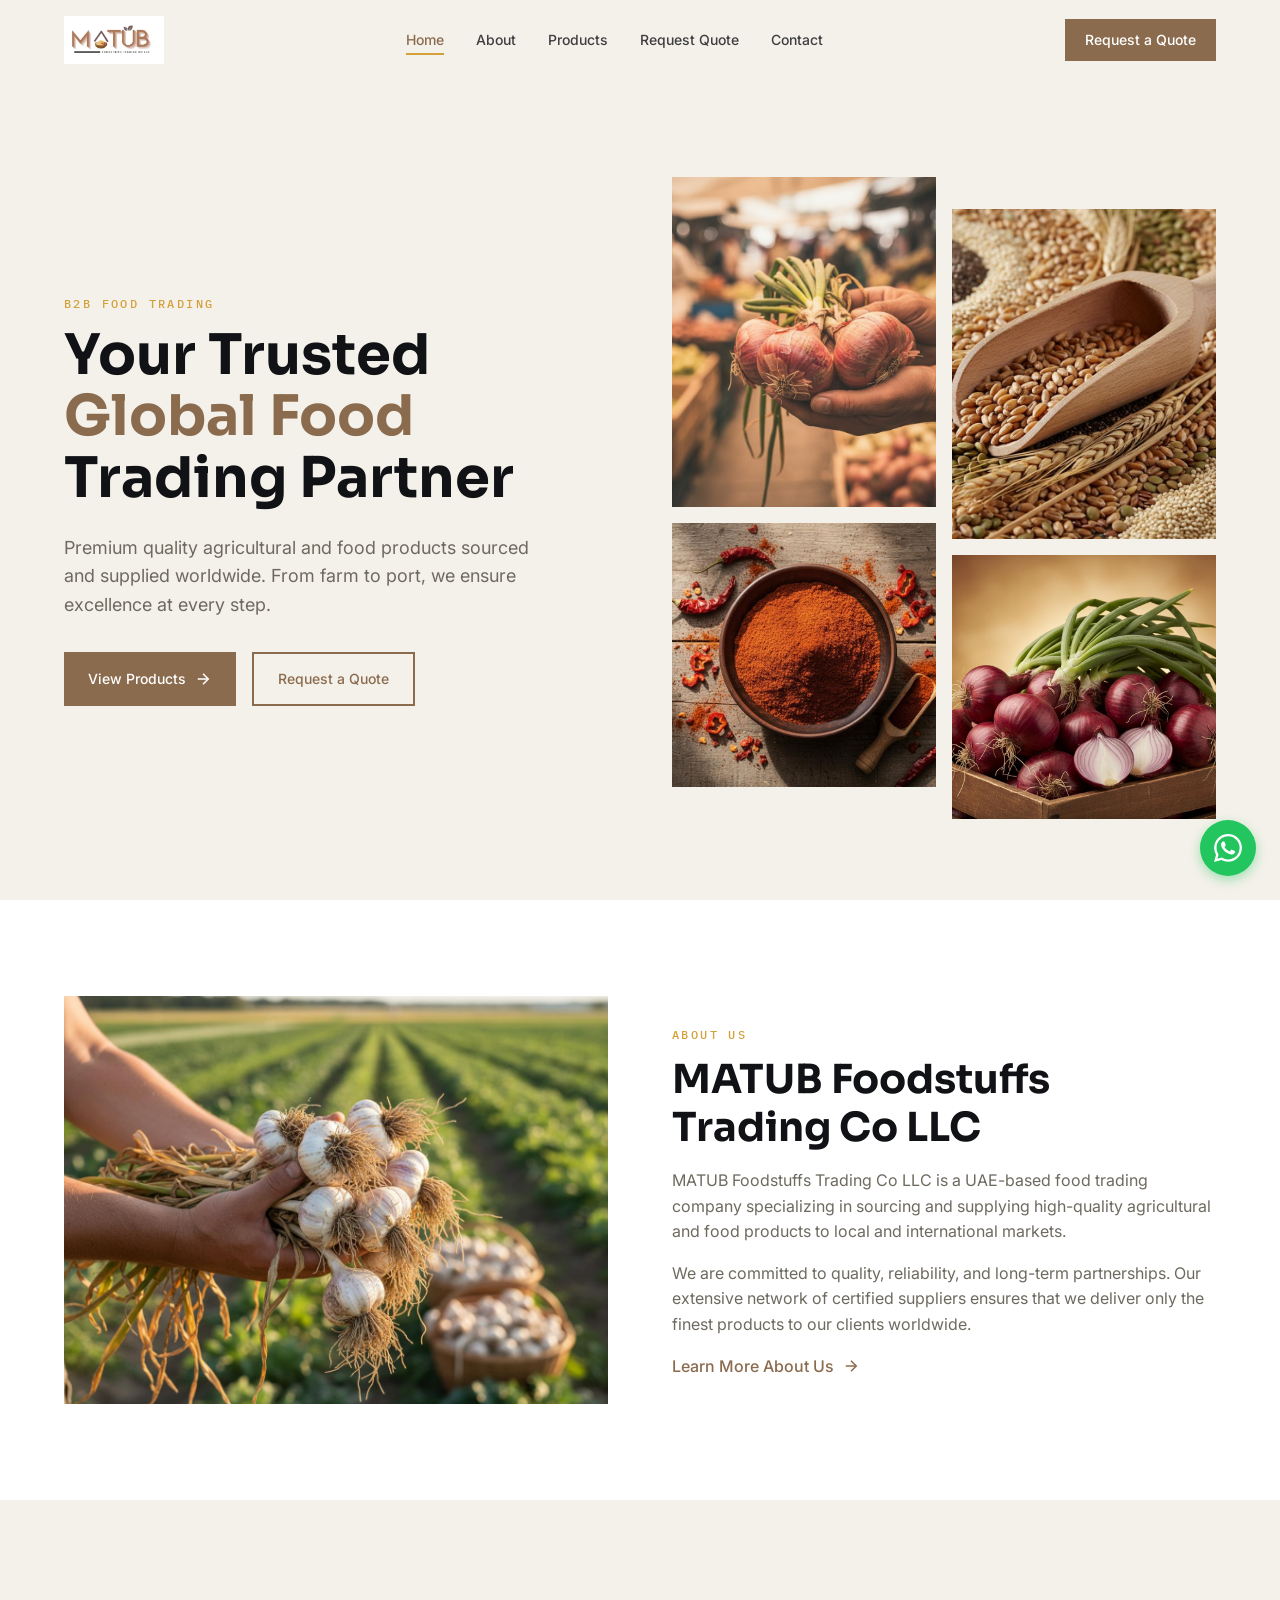
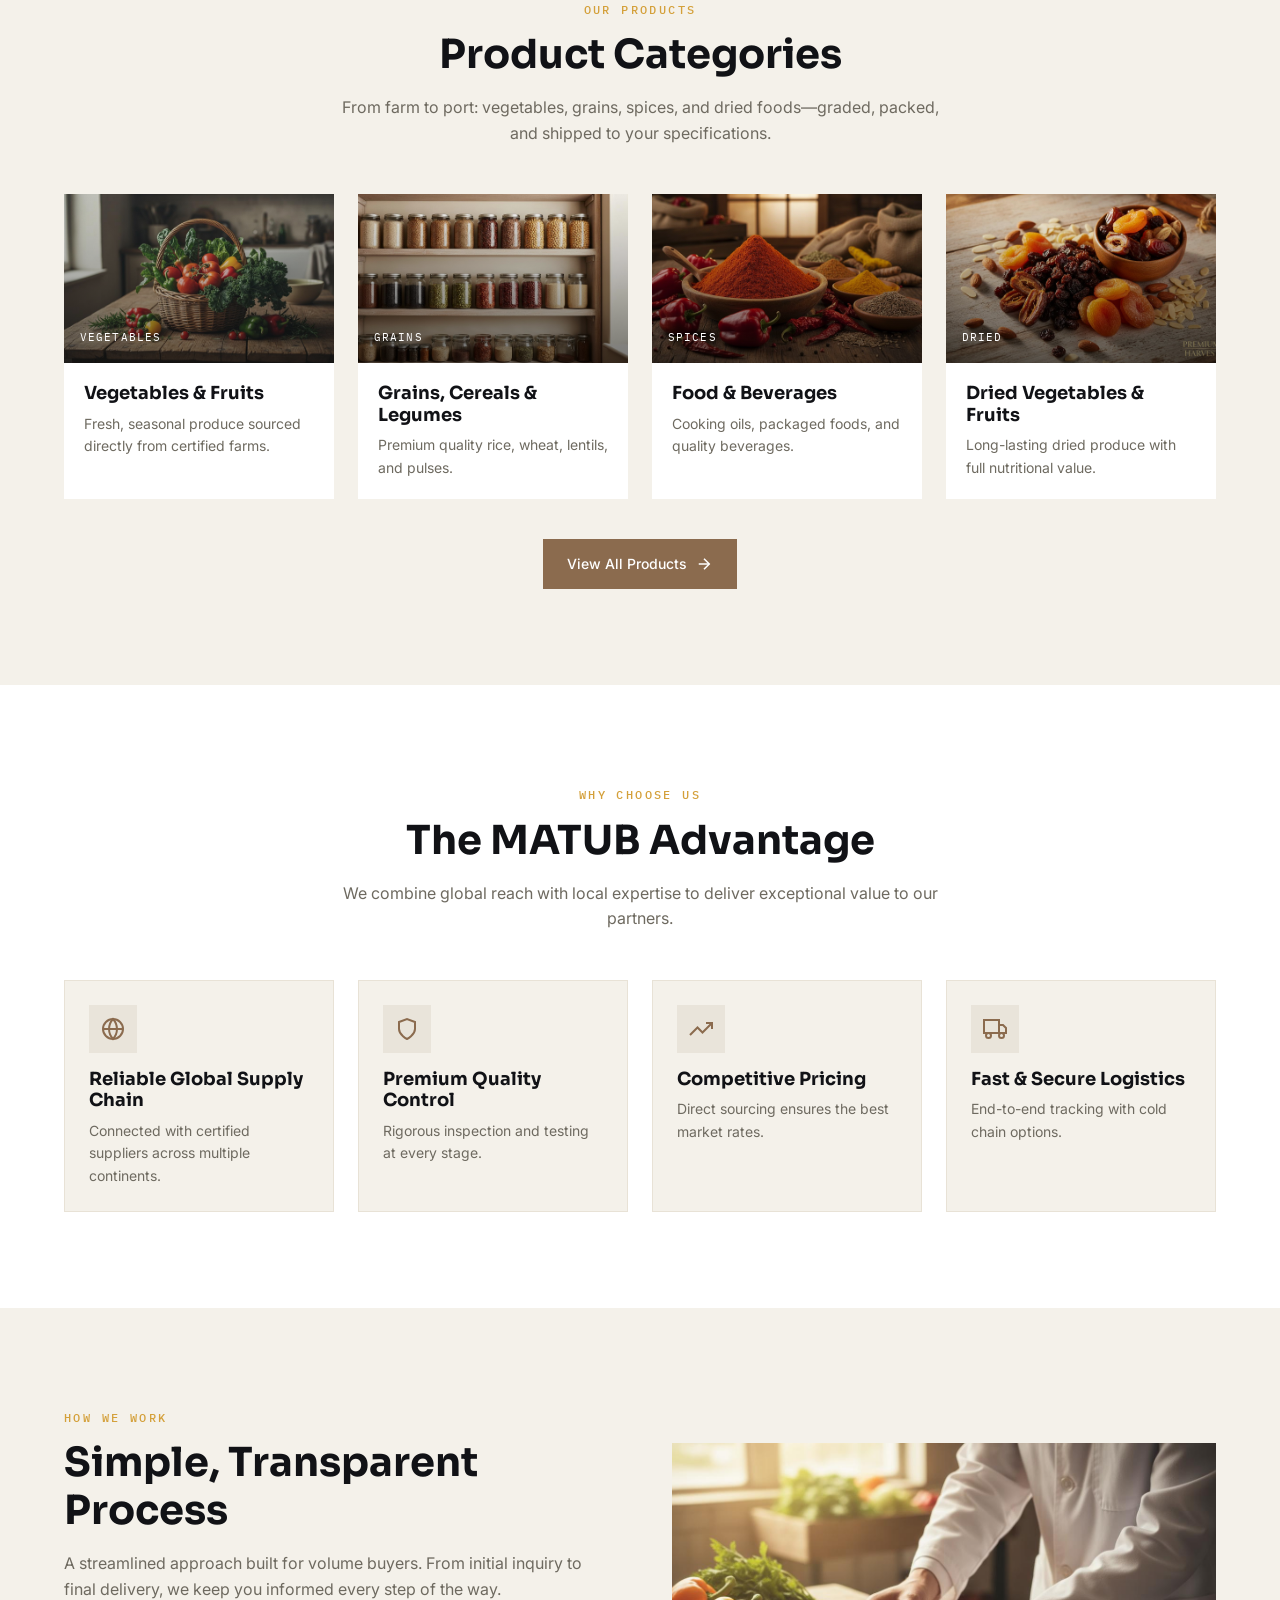
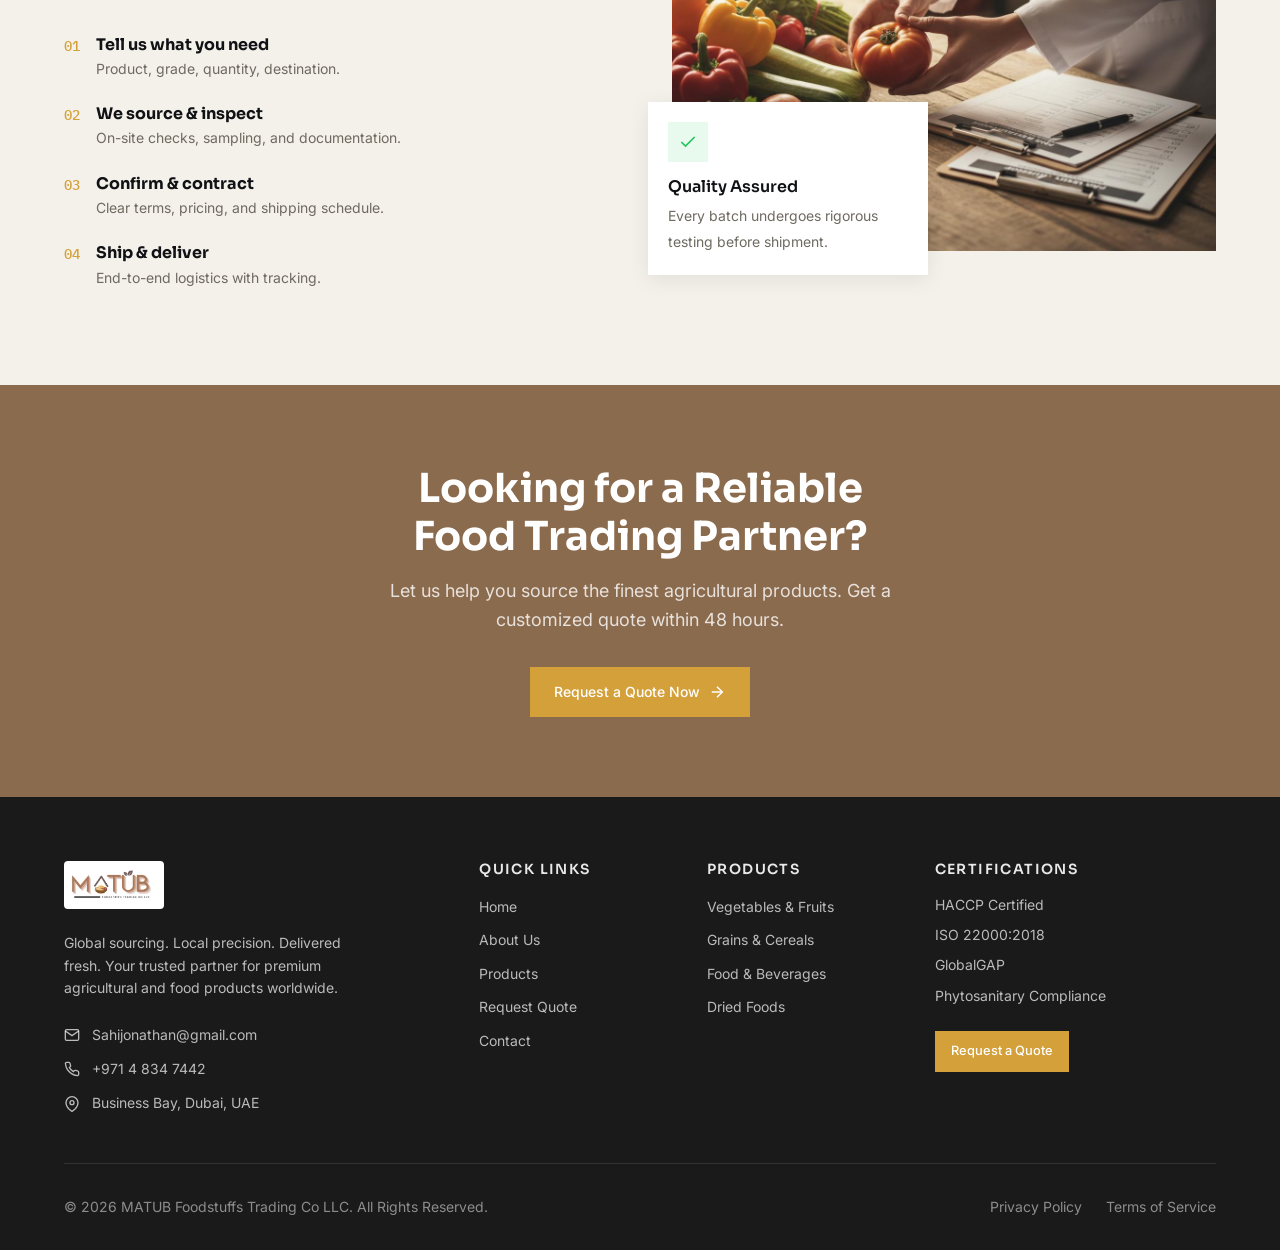
<file: index.html>
<!DOCTYPE html>
<html lang="en">
<head>
    <meta charset="UTF-8">
    <meta name="viewport" content="width=device-width, initial-scale=1.0">
    <meta name="description" content="MATUB Foodstuffs Trading Co LLC - Your trusted global food trading partner. Premium quality agricultural and food products sourced and supplied worldwide.">
    <meta name="keywords" content="food trading, agricultural products, vegetables, fruits, grains, cereals, Dubai, UAE">
    <title>MATUB Foodstuffs Trading Co LLC | Global Food Trading Partner</title>
    <link rel="stylesheet" href="css/style.css">
    <link rel="preconnect" href="https://fonts.googleapis.com">
    <link rel="preconnect" href="https://fonts.gstatic.com" crossorigin>
    <link href="https://fonts.googleapis.com/css2?family=Inter:wght@300;400;500;600;700&family=Sora:wght@400;500;600;700;800&family=IBM+Plex+Mono:wght@400;500&display=swap" rel="stylesheet">
</head>
<body>
    <!-- Header -->
    <header class="header" id="header">
        <div class="container">
            <div class="header-inner">
                <a href="index.html" class="logo">
                    <img src="images/logo.jpeg" alt="MATUB Foodstuffs Trading Co LLC">
                </a>
                
                <nav class="nav-desktop">
                    <a href="index.html" class="nav-link active">Home</a>
                    <a href="about.html" class="nav-link">About</a>
                    <a href="products.html" class="nav-link">Products</a>
                    <a href="quote.html" class="nav-link">Request Quote</a>
                    <a href="contact.html" class="nav-link">Contact</a>
                </nav>
                
                <a href="quote.html" class="btn btn-primary btn-nav">Request a Quote</a>
                
                <button class="menu-toggle" id="menuToggle" aria-label="Toggle menu">
                    <span></span>
                    <span></span>
                    <span></span>
                </button>
            </div>
        </div>
    </header>
    
    <!-- Mobile Menu -->
    <div class="mobile-menu" id="mobileMenu">
        <div class="mobile-menu-overlay" id="menuOverlay"></div>
        <div class="mobile-menu-panel">
            <button class="menu-close" id="menuClose" aria-label="Close menu">
                <svg width="24" height="24" viewBox="0 0 24 24" fill="none" stroke="currentColor" stroke-width="2">
                    <line x1="18" y1="6" x2="6" y2="18"></line>
                    <line x1="6" y1="6" x2="18" y2="18"></line>
                </svg>
            </button>
            <nav class="mobile-nav">
                <a href="index.html" class="mobile-nav-link active">Home</a>
                <a href="about.html" class="mobile-nav-link">About</a>
                <a href="products.html" class="mobile-nav-link">Products</a>
                <a href="quote.html" class="mobile-nav-link">Request Quote</a>
                <a href="contact.html" class="mobile-nav-link">Contact</a>
            </nav>
            <a href="quote.html" class="btn btn-primary btn-mobile">Request a Quote</a>
        </div>
    </div>

    <!-- Hero Section -->
    <section class="hero">
        <div class="container">
            <div class="hero-grid">
                <div class="hero-content">
                    <span class="label">B2B Food Trading</span>
                    <h1 class="hero-title">Your Trusted <span class="text-accent">Global Food</span> Trading Partner</h1>
                    <p class="hero-text">Premium quality agricultural and food products sourced and supplied worldwide. From farm to port, we ensure excellence at every step.</p>
                    <div class="hero-buttons">
                        <a href="products.html" class="btn btn-primary">
                            View Products
                            <svg width="18" height="18" viewBox="0 0 24 24" fill="none" stroke="currentColor" stroke-width="2">
                                <line x1="5" y1="12" x2="19" y2="12"></line>
                                <polyline points="12 5 19 12 12 19"></polyline>
                            </svg>
                        </a>
                        <a href="quote.html" class="btn btn-outline">Request a Quote</a>
                    </div>
                </div>
                <div class="hero-images">
                    <div class="hero-image-col">
                        <div class="hero-image">
                            <img src="images/hero_hands_onions.jpg" alt="Fresh produce">
                        </div>
                        <div class="hero-image">
                            <img src="images/hero_paprika_bowl.jpg" alt="Quality spices">
                        </div>
                    </div>
                    <div class="hero-image-col hero-image-col-offset">
                        <div class="hero-image">
                            <img src="images/hero_grains_wooden.jpg" alt="Premium grains">
                        </div>
                        <div class="hero-image">
                            <img src="images/featured_onions.jpg" alt="Fresh vegetables">
                        </div>
                    </div>
                </div>
            </div>
        </div>
    </section>

    <!-- About Preview Section -->
    <section class="section about-preview">
        <div class="container">
            <div class="about-grid">
                <div class="about-image">
                    <img src="images/origin_garlic.jpg" alt="About MATUB">
                </div>
                <div class="about-content">
                    <span class="label">About Us</span>
                    <h2 class="section-title">MATUB Foodstuffs<br>Trading Co LLC</h2>
                    <p>MATUB Foodstuffs Trading Co LLC is a UAE-based food trading company specializing in sourcing and supplying high-quality agricultural and food products to local and international markets.</p>
                    <p>We are committed to quality, reliability, and long-term partnerships. Our extensive network of certified suppliers ensures that we deliver only the finest products to our clients worldwide.</p>
                    <a href="about.html" class="link-arrow">
                        Learn More About Us
                        <svg width="18" height="18" viewBox="0 0 24 24" fill="none" stroke="currentColor" stroke-width="2">
                            <line x1="5" y1="12" x2="19" y2="12"></line>
                            <polyline points="12 5 19 12 12 19"></polyline>
                        </svg>
                    </a>
                </div>
            </div>
        </div>
    </section>

    <!-- Product Categories Section -->
    <section class="section categories">
        <div class="container">
            <div class="section-header">
                <span class="label">Our Products</span>
                <h2 class="section-title">Product Categories</h2>
                <p class="section-subtitle">From farm to port: vegetables, grains, spices, and dried foods—graded, packed, and shipped to your specifications.</p>
            </div>
            <div class="categories-grid">
                <a href="products.html" class="category-card">
                    <div class="category-image">
                        <img src="images/category_vegetables.jpg" alt="Vegetables & Fruits">
                        <div class="category-overlay"></div>
                        <span class="category-tag">Vegetables</span>
                    </div>
                    <div class="category-content">
                        <h3>Vegetables & Fruits</h3>
                        <p>Fresh, seasonal produce sourced directly from certified farms.</p>
                    </div>
                </a>
                <a href="products.html" class="category-card">
                    <div class="category-image">
                        <img src="images/category_grains.jpg" alt="Grains & Cereals">
                        <div class="category-overlay"></div>
                        <span class="category-tag">Grains</span>
                    </div>
                    <div class="category-content">
                        <h3>Grains, Cereals & Legumes</h3>
                        <p>Premium quality rice, wheat, lentils, and pulses.</p>
                    </div>
                </a>
                <a href="products.html" class="category-card">
                    <div class="category-image">
                        <img src="images/category_spices.jpg" alt="Food & Beverages">
                        <div class="category-overlay"></div>
                        <span class="category-tag">Spices</span>
                    </div>
                    <div class="category-content">
                        <h3>Food & Beverages</h3>
                        <p>Cooking oils, packaged foods, and quality beverages.</p>
                    </div>
                </a>
                <a href="products.html" class="category-card">
                    <div class="category-image">
                        <img src="images/category_dried.jpg" alt="Dried Foods">
                        <div class="category-overlay"></div>
                        <span class="category-tag">Dried</span>
                    </div>
                    <div class="category-content">
                        <h3>Dried Vegetables & Fruits</h3>
                        <p>Long-lasting dried produce with full nutritional value.</p>
                    </div>
                </a>
            </div>
            <div class="section-footer">
                <a href="products.html" class="btn btn-primary">
                    View All Products
                    <svg width="18" height="18" viewBox="0 0 24 24" fill="none" stroke="currentColor" stroke-width="2">
                        <line x1="5" y1="12" x2="19" y2="12"></line>
                        <polyline points="12 5 19 12 12 19"></polyline>
                    </svg>
                </a>
            </div>
        </div>
    </section>

    <!-- Why Choose Us Section -->
    <section class="section why-us">
        <div class="container">
            <div class="section-header">
                <span class="label">Why Choose Us</span>
                <h2 class="section-title">The MATUB Advantage</h2>
                <p class="section-subtitle">We combine global reach with local expertise to deliver exceptional value to our partners.</p>
            </div>
            <div class="features-grid">
                <div class="feature-card">
                    <div class="feature-icon">
                        <svg width="24" height="24" viewBox="0 0 24 24" fill="none" stroke="currentColor" stroke-width="2">
                            <circle cx="12" cy="12" r="10"></circle>
                            <line x1="2" y1="12" x2="22" y2="12"></line>
                            <path d="M12 2a15.3 15.3 0 0 1 4 10 15.3 15.3 0 0 1-4 10 15.3 15.3 0 0 1-4-10 15.3 15.3 0 0 1 4-10z"></path>
                        </svg>
                    </div>
                    <h3>Reliable Global Supply Chain</h3>
                    <p>Connected with certified suppliers across multiple continents.</p>
                </div>
                <div class="feature-card">
                    <div class="feature-icon">
                        <svg width="24" height="24" viewBox="0 0 24 24" fill="none" stroke="currentColor" stroke-width="2">
                            <path d="M12 22s8-4 8-10V5l-8-3-8 3v7c0 6 8 10 8 10z"></path>
                        </svg>
                    </div>
                    <h3>Premium Quality Control</h3>
                    <p>Rigorous inspection and testing at every stage.</p>
                </div>
                <div class="feature-card">
                    <div class="feature-icon">
                        <svg width="24" height="24" viewBox="0 0 24 24" fill="none" stroke="currentColor" stroke-width="2">
                            <polyline points="23 6 13.5 15.5 8.5 10.5 1 18"></polyline>
                            <polyline points="17 6 23 6 23 12"></polyline>
                        </svg>
                    </div>
                    <h3>Competitive Pricing</h3>
                    <p>Direct sourcing ensures the best market rates.</p>
                </div>
                <div class="feature-card">
                    <div class="feature-icon">
                        <svg width="24" height="24" viewBox="0 0 24 24" fill="none" stroke="currentColor" stroke-width="2">
                            <rect x="1" y="3" width="15" height="13"></rect>
                            <polygon points="16 8 20 8 23 11 23 16 16 16 16 8"></polygon>
                            <circle cx="5.5" cy="18.5" r="2.5"></circle>
                            <circle cx="18.5" cy="18.5" r="2.5"></circle>
                        </svg>
                    </div>
                    <h3>Fast & Secure Logistics</h3>
                    <p>End-to-end tracking with cold chain options.</p>
                </div>
            </div>
        </div>
    </section>

    <!-- Process Section -->
    <section class="section process">
        <div class="container">
            <div class="process-grid">
                <div class="process-content">
                    <span class="label">How We Work</span>
                    <h2 class="section-title">Simple, Transparent<br>Process</h2>
                    <p>A streamlined approach built for volume buyers. From initial inquiry to final delivery, we keep you informed every step of the way.</p>
                    <div class="process-steps">
                        <div class="process-step">
                            <span class="step-number">01</span>
                            <div class="step-content">
                                <h4>Tell us what you need</h4>
                                <p>Product, grade, quantity, destination.</p>
                            </div>
                        </div>
                        <div class="process-step">
                            <span class="step-number">02</span>
                            <div class="step-content">
                                <h4>We source & inspect</h4>
                                <p>On-site checks, sampling, and documentation.</p>
                            </div>
                        </div>
                        <div class="process-step">
                            <span class="step-number">03</span>
                            <div class="step-content">
                                <h4>Confirm & contract</h4>
                                <p>Clear terms, pricing, and shipping schedule.</p>
                            </div>
                        </div>
                        <div class="process-step">
                            <span class="step-number">04</span>
                            <div class="step-content">
                                <h4>Ship & deliver</h4>
                                <p>End-to-end logistics with tracking.</p>
                            </div>
                        </div>
                    </div>
                </div>
                <div class="process-image-wrapper">
                    <div class="process-image">
                        <img src="images/quality_inspection.jpg" alt="Our Process">
                    </div>
                    <div class="process-badge">
                        <div class="badge-icon">
                            <svg width="20" height="20" viewBox="0 0 24 24" fill="none" stroke="currentColor" stroke-width="2">
                                <polyline points="20 6 9 17 4 12"></polyline>
                            </svg>
                        </div>
                        <div class="badge-content">
                            <span class="badge-title">Quality Assured</span>
                            <span class="badge-text">Every batch undergoes rigorous testing before shipment.</span>
                        </div>
                    </div>
                </div>
            </div>
        </div>
    </section>

    <!-- CTA Section -->
    <section class="cta">
        <div class="container">
            <div class="cta-content">
                <h2>Looking for a Reliable<br>Food Trading Partner?</h2>
                <p>Let us help you source the finest agricultural products. Get a customized quote within 48 hours.</p>
                <a href="quote.html" class="btn btn-gold">
                    Request a Quote Now
                    <svg width="18" height="18" viewBox="0 0 24 24" fill="none" stroke="currentColor" stroke-width="2">
                        <line x1="5" y1="12" x2="19" y2="12"></line>
                        <polyline points="12 5 19 12 12 19"></polyline>
                    </svg>
                </a>
            </div>
        </div>
    </section>

    <!-- Footer -->
    <footer class="footer">
        <div class="container">
            <div class="footer-grid">
                <div class="footer-brand">
                    <a href="index.html" class="footer-logo">
                        <img src="images/logo.jpeg" alt="MATUB Foodstuffs Trading Co LLC">
                    </a>
                    <p>Global sourcing. Local precision. Delivered fresh. Your trusted partner for premium agricultural and food products worldwide.</p>
                    <div class="footer-contact">
                        <a href="mailto:Sahijonathan@gmail.com" class="contact-item">
                            <svg width="16" height="16" viewBox="0 0 24 24" fill="none" stroke="currentColor" stroke-width="2">
                                <path d="M4 4h16c1.1 0 2 .9 2 2v12c0 1.1-.9 2-2 2H4c-1.1 0-2-.9-2-2V6c0-1.1.9-2 2-2z"></path>
                                <polyline points="22,6 12,13 2,6"></polyline>
                            </svg>
                            <span>Sahijonathan@gmail.com</span>
                        </a>
                        <a href="tel:+97148347442" class="contact-item">
                            <svg width="16" height="16" viewBox="0 0 24 24" fill="none" stroke="currentColor" stroke-width="2">
                                <path d="M22 16.92v3a2 2 0 0 1-2.18 2 19.79 19.79 0 0 1-8.63-3.07 19.5 19.5 0 0 1-6-6 19.79 19.79 0 0 1-3.07-8.67A2 2 0 0 1 4.11 2h3a2 2 0 0 1 2 1.72 12.84 12.84 0 0 0 .7 2.81 2 2 0 0 1-.45 2.11L8.09 9.91a16 16 0 0 0 6 6l1.27-1.27a2 2 0 0 1 2.11-.45 12.84 12.84 0 0 0 2.81.7A2 2 0 0 1 22 16.92z"></path>
                            </svg>
                            <span>+971 4 834 7442</span>
                        </a>
                        <div class="contact-item">
                            <svg width="16" height="16" viewBox="0 0 24 24" fill="none" stroke="currentColor" stroke-width="2">
                                <path d="M21 10c0 7-9 13-9 13s-9-6-9-13a9 9 0 0 1 18 0z"></path>
                                <circle cx="12" cy="10" r="3"></circle>
                            </svg>
                            <span>Business Bay, Dubai, UAE</span>
                        </div>
                    </div>
                </div>
                <div class="footer-links">
                    <h4>Quick Links</h4>
                    <ul>
                        <li><a href="index.html">Home</a></li>
                        <li><a href="about.html">About Us</a></li>
                        <li><a href="products.html">Products</a></li>
                        <li><a href="quote.html">Request Quote</a></li>
                        <li><a href="contact.html">Contact</a></li>
                    </ul>
                </div>
                <div class="footer-links">
                    <h4>Products</h4>
                    <ul>
                        <li><a href="products.html">Vegetables & Fruits</a></li>
                        <li><a href="products.html">Grains & Cereals</a></li>
                        <li><a href="products.html">Food & Beverages</a></li>
                        <li><a href="products.html">Dried Foods</a></li>
                    </ul>
                </div>
                <div class="footer-certifications">
                    <h4>Certifications</h4>
                    <ul>
                        <li>HACCP Certified</li>
                        <li>ISO 22000:2018</li>
                        <li>GlobalGAP</li>
                        <li>Phytosanitary Compliance</li>
                    </ul>
                    <a href="quote.html" class="btn btn-gold btn-small">Request a Quote</a>
                </div>
            </div>
            <div class="footer-bottom">
                <p>&copy; 2026 MATUB Foodstuffs Trading Co LLC. All Rights Reserved.</p>
                <div class="footer-legal">
                    <a href="#">Privacy Policy</a>
                    <a href="#">Terms of Service</a>
                </div>
            </div>
        </div>
    </footer>

    <!-- WhatsApp Button -->
    <a href="https://wa.me/+97148347442" target="_blank" rel="noopener noreferrer" class="whatsapp-btn" aria-label="Contact us on WhatsApp">
        <svg width="28" height="28" viewBox="0 0 24 24" fill="currentColor">
            <path d="M17.472 14.382c-.297-.149-1.758-.867-2.03-.967-.273-.099-.471-.148-.67.15-.197.297-.767.966-.94 1.164-.173.199-.347.223-.644.075-.297-.15-1.255-.463-2.39-1.475-.883-.788-1.48-1.761-1.653-2.059-.173-.297-.018-.458.13-.606.134-.133.298-.347.446-.52.149-.174.198-.298.298-.497.099-.198.05-.371-.025-.52-.075-.149-.669-1.612-.916-2.207-.242-.579-.487-.5-.669-.51-.173-.008-.371-.01-.57-.01-.198 0-.52.074-.792.372-.272.297-1.04 1.016-1.04 2.479 0 1.462 1.065 2.875 1.213 3.074.149.198 2.096 3.2 5.077 4.487.709.306 1.262.489 1.694.625.712.227 1.36.195 1.871.118.571-.085 1.758-.719 2.006-1.413.248-.694.248-1.289.173-1.413-.074-.124-.272-.198-.57-.347m-5.421 7.403h-.004a9.87 9.87 0 01-5.031-1.378l-.361-.214-3.741.982.998-3.648-.235-.374a9.86 9.86 0 01-1.51-5.26c.001-5.45 4.436-9.884 9.888-9.884 2.64 0 5.122 1.03 6.988 2.898a9.825 9.825 0 012.893 6.994c-.003 5.45-4.437 9.884-9.885 9.884m8.413-18.297A11.815 11.815 0 0012.05 0C5.495 0 .16 5.335.157 11.892c0 2.096.547 4.142 1.588 5.945L.057 24l6.305-1.654a11.882 11.882 0 005.683 1.448h.005c6.554 0 11.89-5.335 11.893-11.893a11.821 11.821 0 00-3.48-8.413z"/>
        </svg>
    </a>

    <script src="js/main.js"></script>
</body>
</html>
</file>
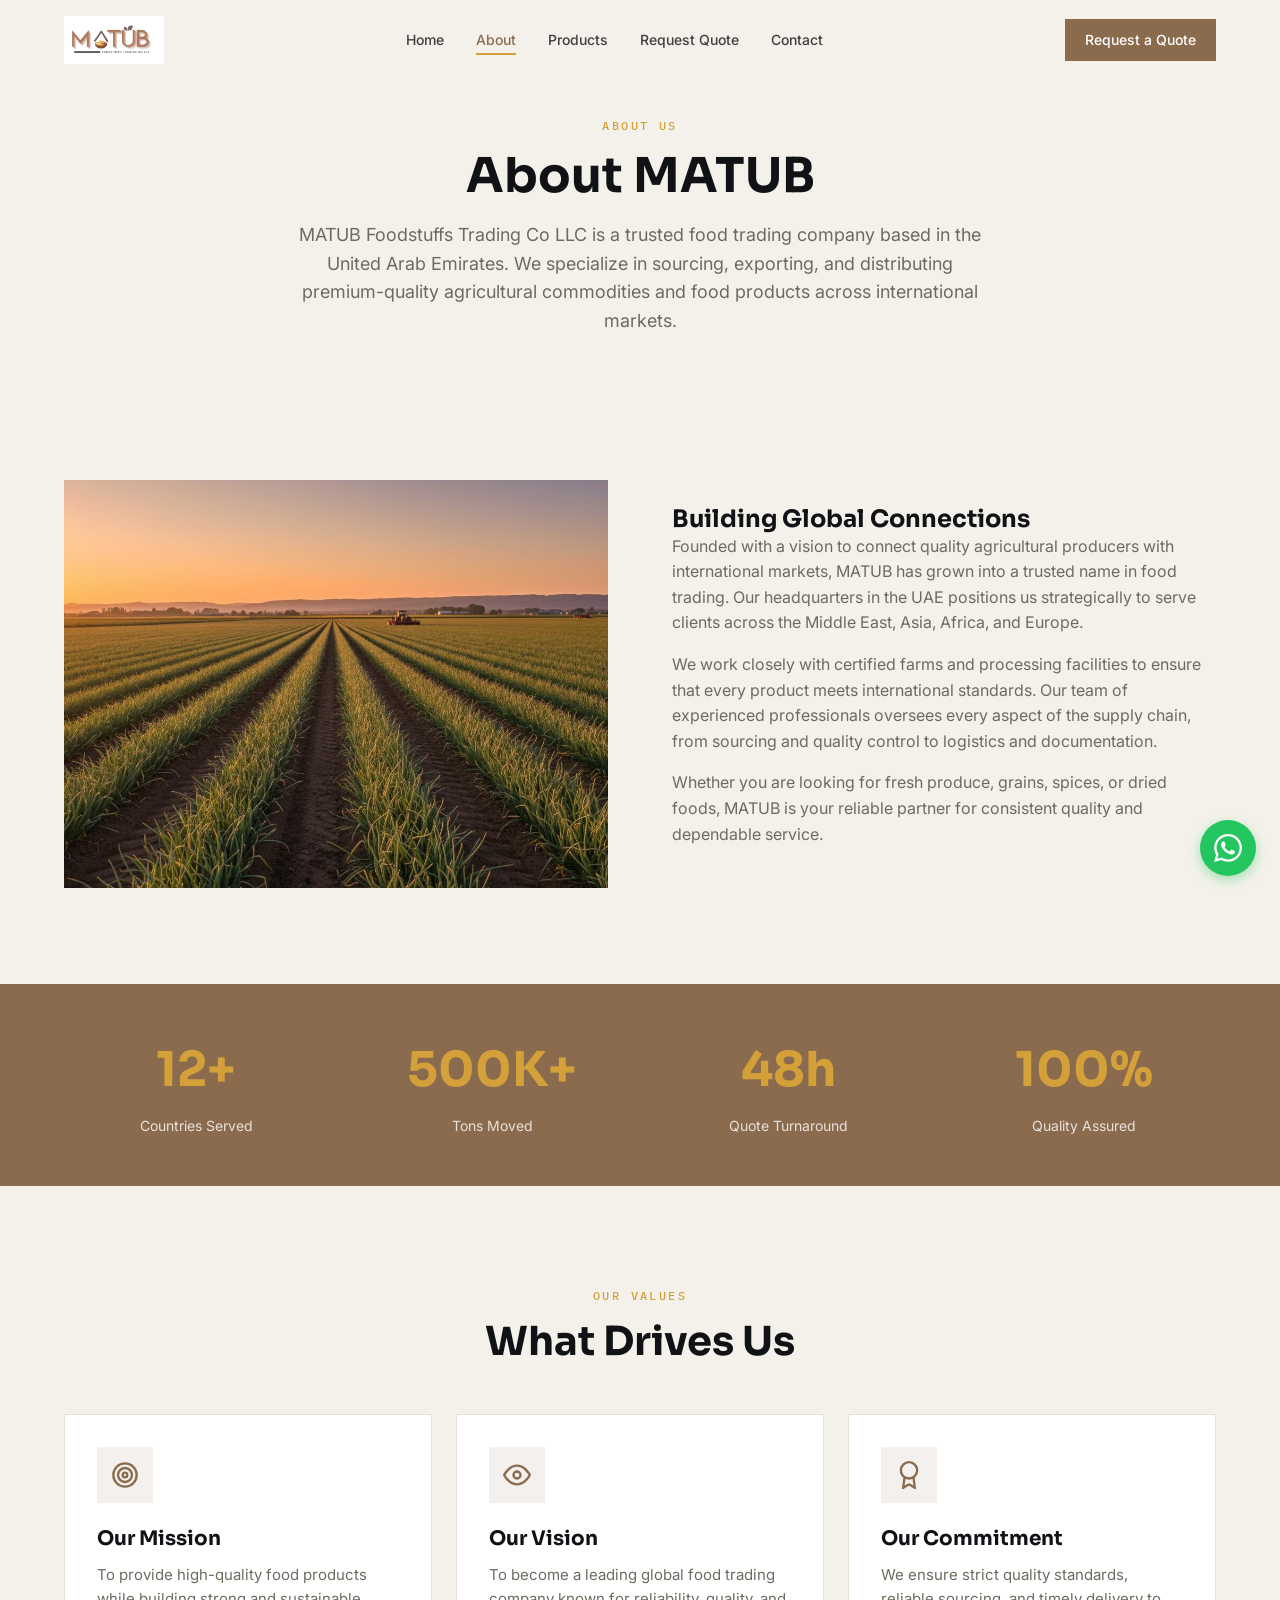
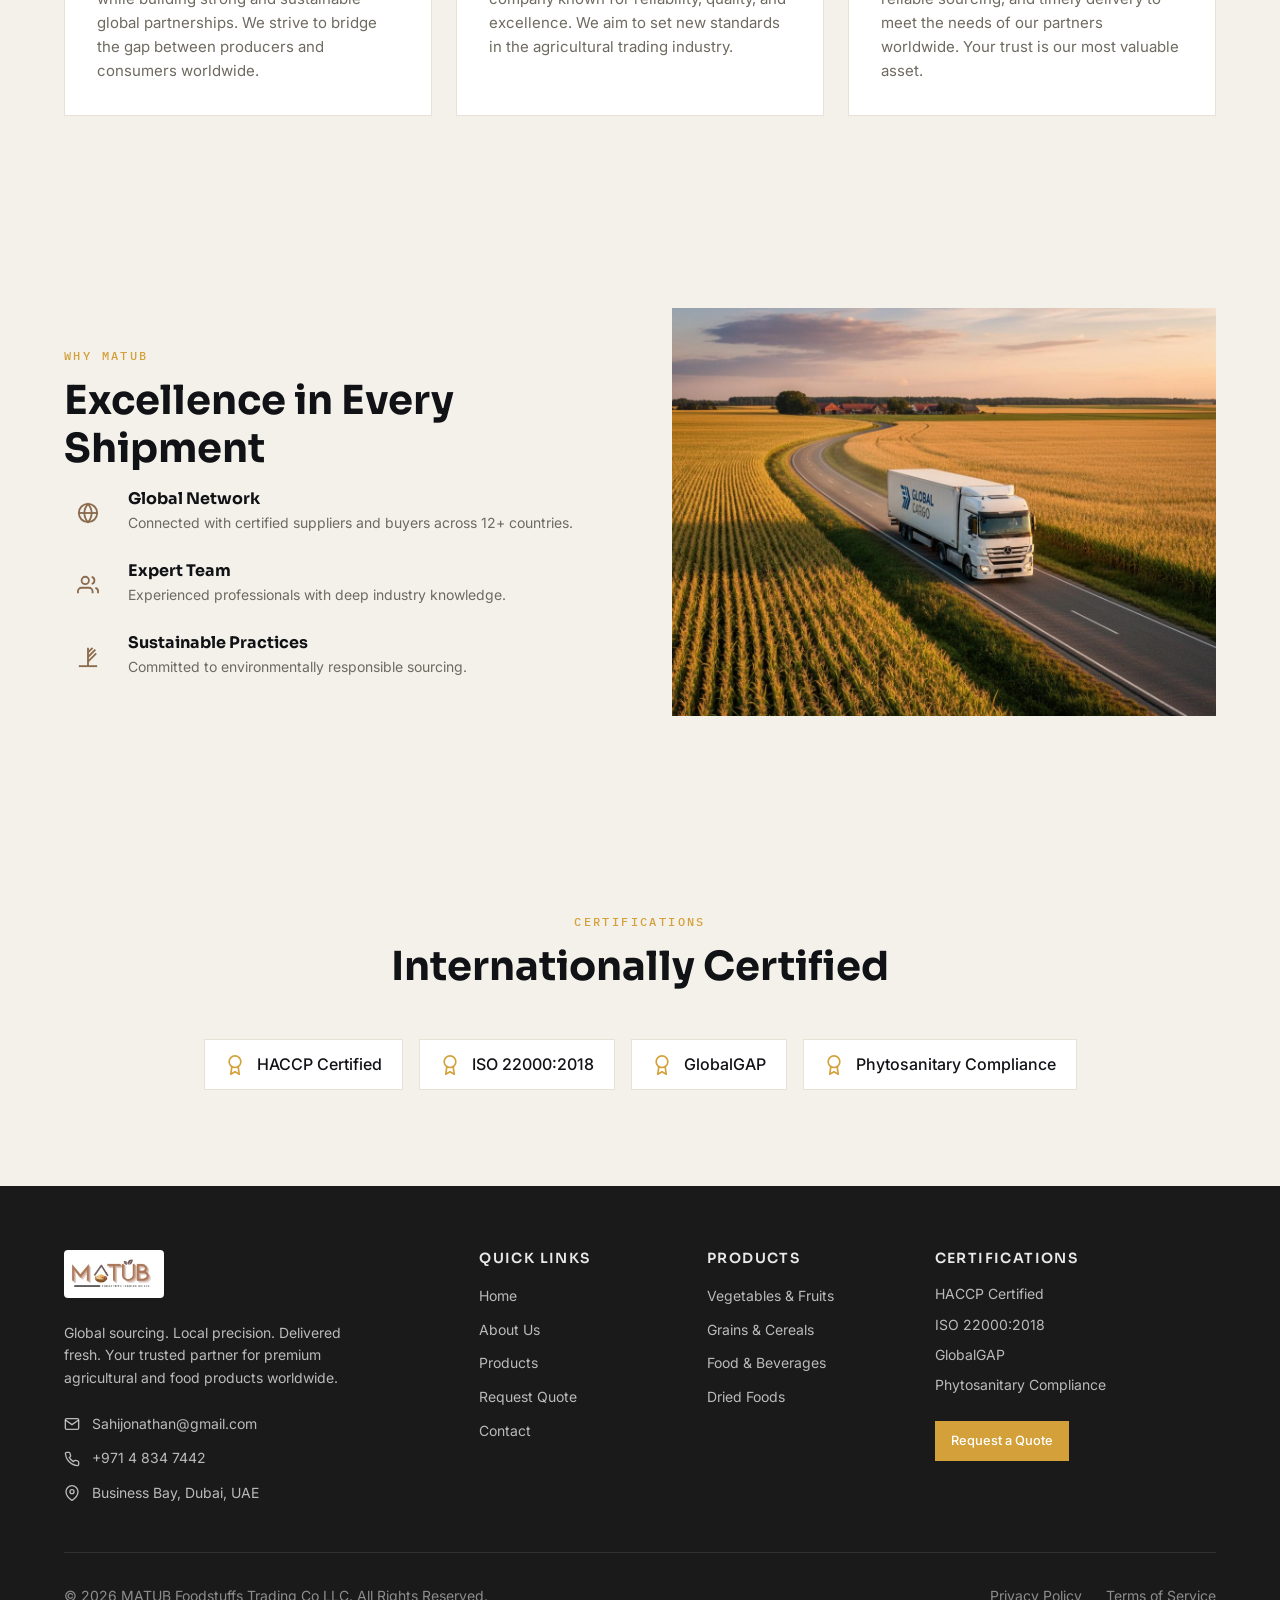
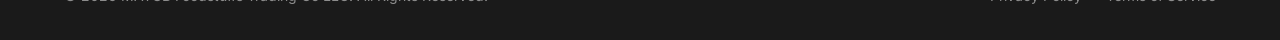
<file: about.html>
<!DOCTYPE html>
<html lang="en">
<head>
    <meta charset="UTF-8">
    <meta name="viewport" content="width=device-width, initial-scale=1.0">
    <meta name="description" content="About MATUB Foodstuffs Trading Co LLC - Learn about our mission, vision, and commitment to quality food trading.">
    <title>About Us | MATUB Foodstuffs Trading Co LLC</title>
    <link rel="stylesheet" href="css/style.css">
    <link rel="preconnect" href="https://fonts.googleapis.com">
    <link rel="preconnect" href="https://fonts.gstatic.com" crossorigin>
    <link href="https://fonts.googleapis.com/css2?family=Inter:wght@300;400;500;600;700&family=Sora:wght@400;500;600;700;800&family=IBM+Plex+Mono:wght@400;500&display=swap" rel="stylesheet">
</head>
<body>
    <!-- Header -->
    <header class="header" id="header">
        <div class="container">
            <div class="header-inner">
                <a href="index.html" class="logo">
                    <img src="images/logo.jpeg" alt="MATUB Foodstuffs Trading Co LLC">
                </a>
                
                <nav class="nav-desktop">
                    <a href="index.html" class="nav-link">Home</a>
                    <a href="about.html" class="nav-link active">About</a>
                    <a href="products.html" class="nav-link">Products</a>
                    <a href="quote.html" class="nav-link">Request Quote</a>
                    <a href="contact.html" class="nav-link">Contact</a>
                </nav>
                
                <a href="quote.html" class="btn btn-primary btn-nav">Request a Quote</a>
                
                <button class="menu-toggle" id="menuToggle" aria-label="Toggle menu">
                    <span></span>
                    <span></span>
                    <span></span>
                </button>
            </div>
        </div>
    </header>
    
    <!-- Mobile Menu -->
    <div class="mobile-menu" id="mobileMenu">
        <div class="mobile-menu-overlay" id="menuOverlay"></div>
        <div class="mobile-menu-panel">
            <button class="menu-close" id="menuClose" aria-label="Close menu">
                <svg width="24" height="24" viewBox="0 0 24 24" fill="none" stroke="currentColor" stroke-width="2">
                    <line x1="18" y1="6" x2="6" y2="18"></line>
                    <line x1="6" y1="6" x2="18" y2="18"></line>
                </svg>
            </button>
            <nav class="mobile-nav">
                <a href="index.html" class="mobile-nav-link">Home</a>
                <a href="about.html" class="mobile-nav-link active">About</a>
                <a href="products.html" class="mobile-nav-link">Products</a>
                <a href="quote.html" class="mobile-nav-link">Request Quote</a>
                <a href="contact.html" class="mobile-nav-link">Contact</a>
            </nav>
            <a href="quote.html" class="btn btn-primary btn-mobile">Request a Quote</a>
        </div>
    </div>

    <!-- Page Header -->
    <section class="page-header">
        <div class="container">
            <span class="label">About Us</span>
            <h1>About MATUB</h1>
            <p>MATUB Foodstuffs Trading Co LLC is a trusted food trading company based in the United Arab Emirates. We specialize in sourcing, exporting, and distributing premium-quality agricultural commodities and food products across international markets.</p>
        </div>
    </section>

    <!-- Main Content -->
    <section class="section about-main">
        <div class="container">
            <div class="about-grid">
                <div class="about-image">
                    <img src="images/featured_onion_field.jpg" alt="MATUB Operations">
                </div>
                <div class="about-content">
                    <h2>Building Global Connections</h2>
                    <p>Founded with a vision to connect quality agricultural producers with international markets, MATUB has grown into a trusted name in food trading. Our headquarters in the UAE positions us strategically to serve clients across the Middle East, Asia, Africa, and Europe.</p>
                    <p>We work closely with certified farms and processing facilities to ensure that every product meets international standards. Our team of experienced professionals oversees every aspect of the supply chain, from sourcing and quality control to logistics and documentation.</p>
                    <p>Whether you are looking for fresh produce, grains, spices, or dried foods, MATUB is your reliable partner for consistent quality and dependable service.</p>
                </div>
            </div>
        </div>
    </section>

    <!-- Stats Section -->
    <section class="stats">
        <div class="container">
            <div class="stats-grid">
                <div class="stat-item">
                    <span class="stat-value">12+</span>
                    <span class="stat-label">Countries Served</span>
                </div>
                <div class="stat-item">
                    <span class="stat-value">500K+</span>
                    <span class="stat-label">Tons Moved</span>
                </div>
                <div class="stat-item">
                    <span class="stat-value">48h</span>
                    <span class="stat-label">Quote Turnaround</span>
                </div>
                <div class="stat-item">
                    <span class="stat-value">100%</span>
                    <span class="stat-label">Quality Assured</span>
                </div>
            </div>
        </div>
    </section>

    <!-- Values Section -->
    <section class="section values">
        <div class="container">
            <div class="section-header">
                <span class="label">Our Values</span>
                <h2 class="section-title">What Drives Us</h2>
            </div>
            <div class="values-grid">
                <div class="value-card">
                    <div class="value-icon">
                        <svg width="28" height="28" viewBox="0 0 24 24" fill="none" stroke="currentColor" stroke-width="2">
                            <circle cx="12" cy="12" r="10"></circle>
                            <circle cx="12" cy="12" r="6"></circle>
                            <circle cx="12" cy="12" r="2"></circle>
                        </svg>
                    </div>
                    <h3>Our Mission</h3>
                    <p>To provide high-quality food products while building strong and sustainable global partnerships. We strive to bridge the gap between producers and consumers worldwide.</p>
                </div>
                <div class="value-card">
                    <div class="value-icon">
                        <svg width="28" height="28" viewBox="0 0 24 24" fill="none" stroke="currentColor" stroke-width="2">
                            <path d="M1 12s4-8 11-8 11 8 11 8-4 8-11 8-11-8-11-8z"></path>
                            <circle cx="12" cy="12" r="3"></circle>
                        </svg>
                    </div>
                    <h3>Our Vision</h3>
                    <p>To become a leading global food trading company known for reliability, quality, and excellence. We aim to set new standards in the agricultural trading industry.</p>
                </div>
                <div class="value-card">
                    <div class="value-icon">
                        <svg width="28" height="28" viewBox="0 0 24 24" fill="none" stroke="currentColor" stroke-width="2">
                            <circle cx="12" cy="8" r="7"></circle>
                            <polyline points="8.21 13.89 7 23 12 20 17 23 15.79 13.88"></polyline>
                        </svg>
                    </div>
                    <h3>Our Commitment</h3>
                    <p>We ensure strict quality standards, reliable sourcing, and timely delivery to meet the needs of our partners worldwide. Your trust is our most valuable asset.</p>
                </div>
            </div>
        </div>
    </section>

    <!-- Features Section -->
    <section class="section features-section">
        <div class="container">
            <div class="features-section-grid">
                <div class="features-section-content">
                    <span class="label">Why MATUB</span>
                    <h2 class="section-title">Excellence in Every Shipment</h2>
                    <div class="features-list">
                        <div class="feature-item">
                            <div class="feature-item-icon">
                                <svg width="22" height="22" viewBox="0 0 24 24" fill="none" stroke="currentColor" stroke-width="2">
                                    <circle cx="12" cy="12" r="10"></circle>
                                    <line x1="2" y1="12" x2="22" y2="12"></line>
                                    <path d="M12 2a15.3 15.3 0 0 1 4 10 15.3 15.3 0 0 1-4 10 15.3 15.3 0 0 1-4-10 15.3 15.3 0 0 1 4-10z"></path>
                                </svg>
                            </div>
                            <div class="feature-item-content">
                                <h4>Global Network</h4>
                                <p>Connected with certified suppliers and buyers across 12+ countries.</p>
                            </div>
                        </div>
                        <div class="feature-item">
                            <div class="feature-item-icon">
                                <svg width="22" height="22" viewBox="0 0 24 24" fill="none" stroke="currentColor" stroke-width="2">
                                    <path d="M17 21v-2a4 4 0 0 0-4-4H5a4 4 0 0 0-4 4v2"></path>
                                    <circle cx="9" cy="7" r="4"></circle>
                                    <path d="M23 21v-2a4 4 0 0 0-3-3.87"></path>
                                    <path d="M16 3.13a4 4 0 0 1 0 7.75"></path>
                                </svg>
                            </div>
                            <div class="feature-item-content">
                                <h4>Expert Team</h4>
                                <p>Experienced professionals with deep industry knowledge.</p>
                            </div>
                        </div>
                        <div class="feature-item">
                            <div class="feature-item-icon">
                                <svg width="22" height="22" viewBox="0 0 24 24" fill="none" stroke="currentColor" stroke-width="2">
                                    <path d="M2 22h20"></path>
                                    <path d="M12 2v20"></path>
                                    <path d="M12 7l5-5"></path>
                                    <path d="M12 12l8-8"></path>
                                    <path d="M12 17l9-9"></path>
                                </svg>
                            </div>
                            <div class="feature-item-content">
                                <h4>Sustainable Practices</h4>
                                <p>Committed to environmentally responsible sourcing.</p>
                            </div>
                        </div>
                    </div>
                </div>
                <div class="features-section-image">
                    <img src="images/logistics_truck.jpg" alt="MATUB Logistics">
                </div>
            </div>
        </div>
    </section>

    <!-- Certifications Section -->
    <section class="section certifications">
        <div class="container">
            <div class="section-header">
                <span class="label">Certifications</span>
                <h2 class="section-title">Internationally Certified</h2>
            </div>
            <div class="certifications-grid">
                <div class="certification-item">
                    <svg width="20" height="20" viewBox="0 0 24 24" fill="none" stroke="currentColor" stroke-width="2">
                        <circle cx="12" cy="8" r="7"></circle>
                        <polyline points="8.21 13.89 7 23 12 20 17 23 15.79 13.88"></polyline>
                    </svg>
                    <span>HACCP Certified</span>
                </div>
                <div class="certification-item">
                    <svg width="20" height="20" viewBox="0 0 24 24" fill="none" stroke="currentColor" stroke-width="2">
                        <circle cx="12" cy="8" r="7"></circle>
                        <polyline points="8.21 13.89 7 23 12 20 17 23 15.79 13.88"></polyline>
                    </svg>
                    <span>ISO 22000:2018</span>
                </div>
                <div class="certification-item">
                    <svg width="20" height="20" viewBox="0 0 24 24" fill="none" stroke="currentColor" stroke-width="2">
                        <circle cx="12" cy="8" r="7"></circle>
                        <polyline points="8.21 13.89 7 23 12 20 17 23 15.79 13.88"></polyline>
                    </svg>
                    <span>GlobalGAP</span>
                </div>
                <div class="certification-item">
                    <svg width="20" height="20" viewBox="0 0 24 24" fill="none" stroke="currentColor" stroke-width="2">
                        <circle cx="12" cy="8" r="7"></circle>
                        <polyline points="8.21 13.89 7 23 12 20 17 23 15.79 13.88"></polyline>
                    </svg>
                    <span>Phytosanitary Compliance</span>
                </div>
            </div>
        </div>
    </section>

    <!-- Footer -->
    <footer class="footer">
        <div class="container">
            <div class="footer-grid">
                <div class="footer-brand">
                    <a href="index.html" class="footer-logo">
                        <img src="images/logo.jpeg" alt="MATUB Foodstuffs Trading Co LLC">
                    </a>
                    <p>Global sourcing. Local precision. Delivered fresh. Your trusted partner for premium agricultural and food products worldwide.</p>
                    <div class="footer-contact">
                        <a href="mailto:Sahijonathan@gmail.com" class="contact-item">
                            <svg width="16" height="16" viewBox="0 0 24 24" fill="none" stroke="currentColor" stroke-width="2">
                                <path d="M4 4h16c1.1 0 2 .9 2 2v12c0 1.1-.9 2-2 2H4c-1.1 0-2-.9-2-2V6c0-1.1.9-2 2-2z"></path>
                                <polyline points="22,6 12,13 2,6"></polyline>
                            </svg>
                            <span>Sahijonathan@gmail.com</span>
                        </a>
                        <a href="tel:+97148347442" class="contact-item">
                            <svg width="16" height="16" viewBox="0 0 24 24" fill="none" stroke="currentColor" stroke-width="2">
                                <path d="M22 16.92v3a2 2 0 0 1-2.18 2 19.79 19.79 0 0 1-8.63-3.07 19.5 19.5 0 0 1-6-6 19.79 19.79 0 0 1-3.07-8.67A2 2 0 0 1 4.11 2h3a2 2 0 0 1 2 1.72 12.84 12.84 0 0 0 .7 2.81 2 2 0 0 1-.45 2.11L8.09 9.91a16 16 0 0 0 6 6l1.27-1.27a2 2 0 0 1 2.11-.45 12.84 12.84 0 0 0 2.81.7A2 2 0 0 1 22 16.92z"></path>
                            </svg>
                            <span>+971 4 834 7442</span>
                        </a>
                        <div class="contact-item">
                            <svg width="16" height="16" viewBox="0 0 24 24" fill="none" stroke="currentColor" stroke-width="2">
                                <path d="M21 10c0 7-9 13-9 13s-9-6-9-13a9 9 0 0 1 18 0z"></path>
                                <circle cx="12" cy="10" r="3"></circle>
                            </svg>
                            <span>Business Bay, Dubai, UAE</span>
                        </div>
                    </div>
                </div>
                <div class="footer-links">
                    <h4>Quick Links</h4>
                    <ul>
                        <li><a href="index.html">Home</a></li>
                        <li><a href="about.html">About Us</a></li>
                        <li><a href="products.html">Products</a></li>
                        <li><a href="quote.html">Request Quote</a></li>
                        <li><a href="contact.html">Contact</a></li>
                    </ul>
                </div>
                <div class="footer-links">
                    <h4>Products</h4>
                    <ul>
                        <li><a href="products.html">Vegetables & Fruits</a></li>
                        <li><a href="products.html">Grains & Cereals</a></li>
                        <li><a href="products.html">Food & Beverages</a></li>
                        <li><a href="products.html">Dried Foods</a></li>
                    </ul>
                </div>
                <div class="footer-certifications">
                    <h4>Certifications</h4>
                    <ul>
                        <li>HACCP Certified</li>
                        <li>ISO 22000:2018</li>
                        <li>GlobalGAP</li>
                        <li>Phytosanitary Compliance</li>
                    </ul>
                    <a href="quote.html" class="btn btn-gold btn-small">Request a Quote</a>
                </div>
            </div>
            <div class="footer-bottom">
                <p>&copy; 2026 MATUB Foodstuffs Trading Co LLC. All Rights Reserved.</p>
                <div class="footer-legal">
                    <a href="#">Privacy Policy</a>
                    <a href="#">Terms of Service</a>
                </div>
            </div>
        </div>
    </footer>

    <!-- WhatsApp Button -->
    <a href="https://wa.me/+97148347442" target="_blank" rel="noopener noreferrer" class="whatsapp-btn" aria-label="Contact us on WhatsApp">
        <svg width="28" height="28" viewBox="0 0 24 24" fill="currentColor">
            <path d="M17.472 14.382c-.297-.149-1.758-.867-2.03-.967-.273-.099-.471-.148-.67.15-.197.297-.767.966-.94 1.164-.173.199-.347.223-.644.075-.297-.15-1.255-.463-2.39-1.475-.883-.788-1.48-1.761-1.653-2.059-.173-.297-.018-.458.13-.606.134-.133.298-.347.446-.52.149-.174.198-.298.298-.497.099-.198.05-.371-.025-.52-.075-.149-.669-1.612-.916-2.207-.242-.579-.487-.5-.669-.51-.173-.008-.371-.01-.57-.01-.198 0-.52.074-.792.372-.272.297-1.04 1.016-1.04 2.479 0 1.462 1.065 2.875 1.213 3.074.149.198 2.096 3.2 5.077 4.487.709.306 1.262.489 1.694.625.712.227 1.36.195 1.871.118.571-.085 1.758-.719 2.006-1.413.248-.694.248-1.289.173-1.413-.074-.124-.272-.198-.57-.347m-5.421 7.403h-.004a9.87 9.87 0 01-5.031-1.378l-.361-.214-3.741.982.998-3.648-.235-.374a9.86 9.86 0 01-1.51-5.26c.001-5.45 4.436-9.884 9.888-9.884 2.64 0 5.122 1.03 6.988 2.898a9.825 9.825 0 012.893 6.994c-.003 5.45-4.437 9.884-9.885 9.884m8.413-18.297A11.815 11.815 0 0012.05 0C5.495 0 .16 5.335.157 11.892c0 2.096.547 4.142 1.588 5.945L.057 24l6.305-1.654a11.882 11.882 0 005.683 1.448h.005c6.554 0 11.89-5.335 11.893-11.893a11.821 11.821 0 00-3.48-8.413z"/>
        </svg>
    </a>

    <script src="js/main.js"></script>
</body>
</html>
</file>
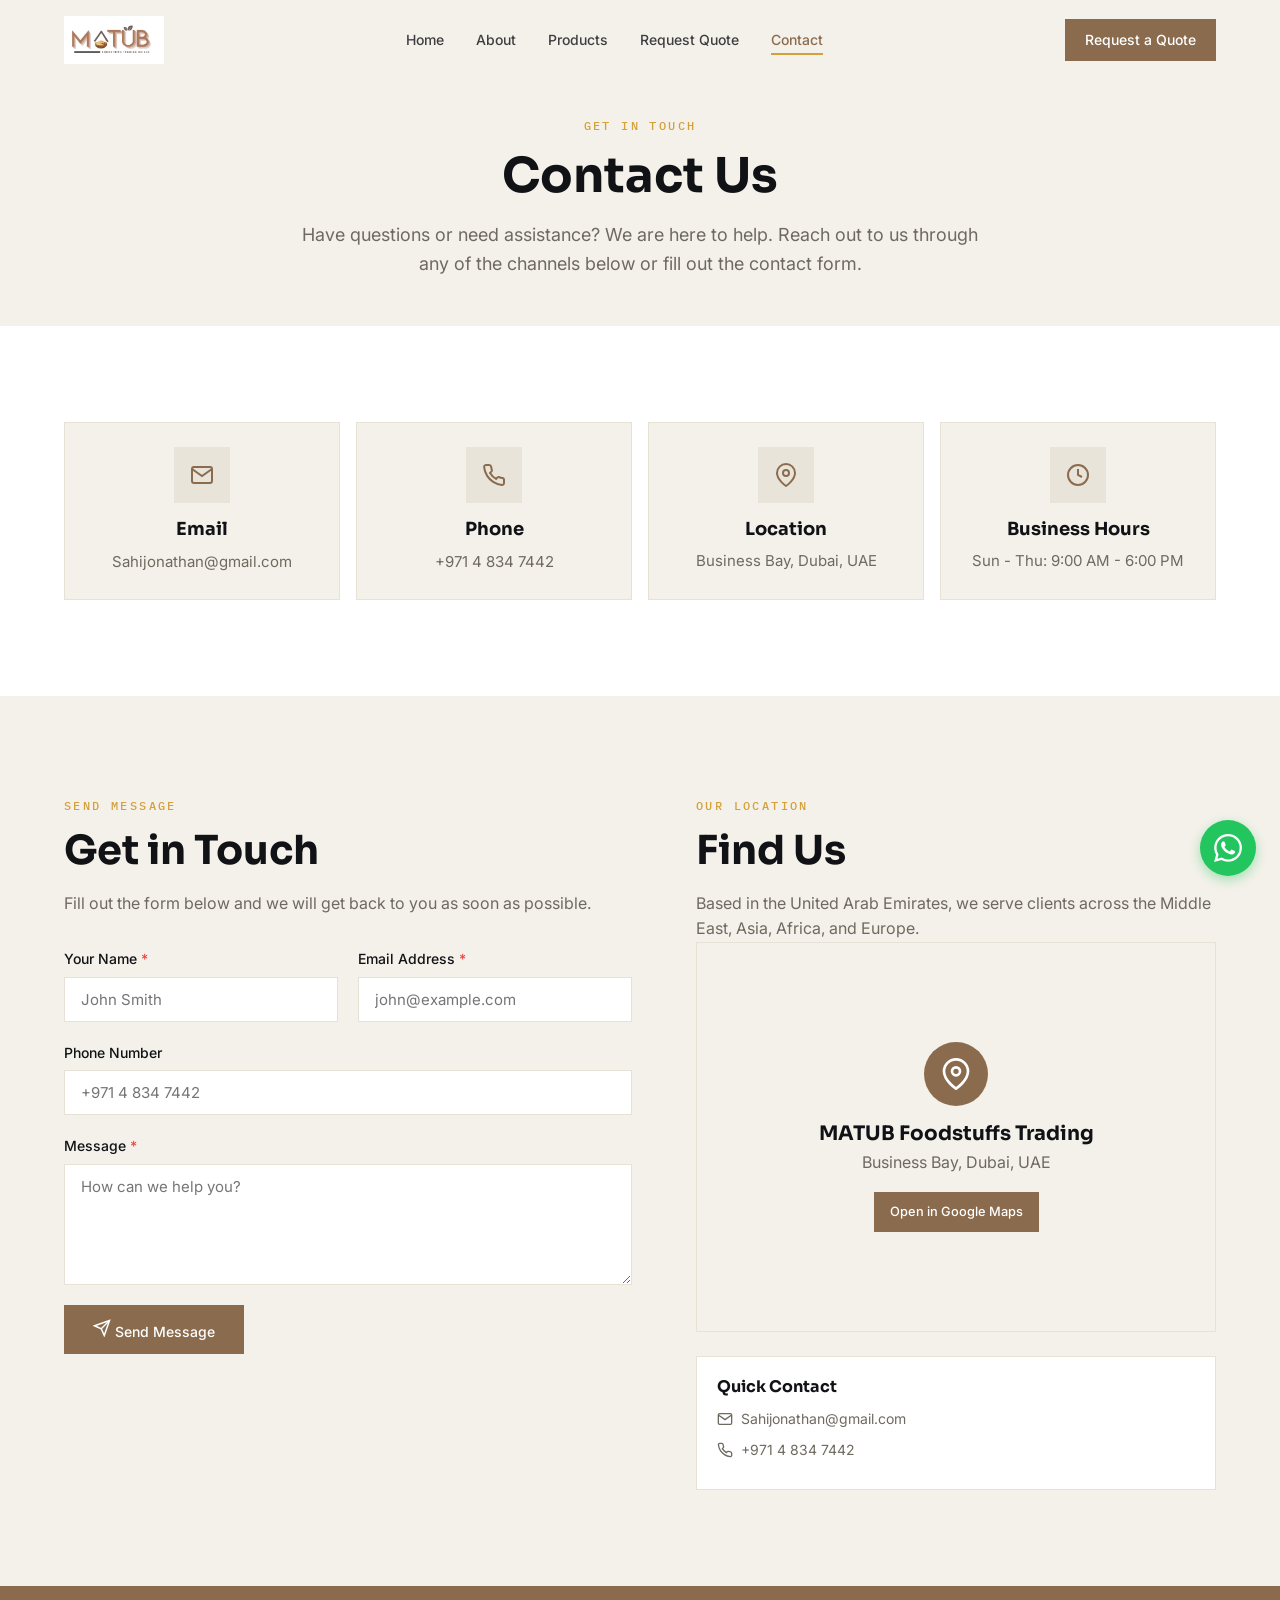
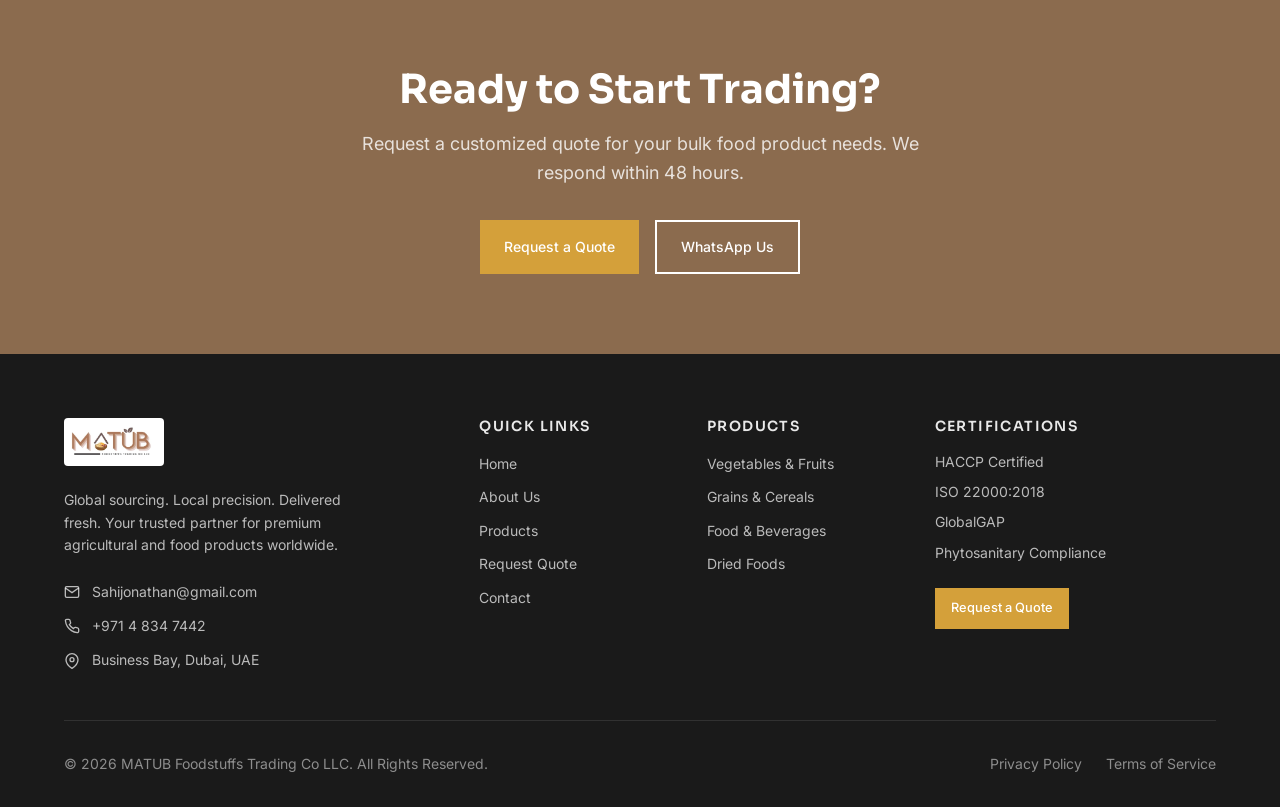
<file: contact.html>
<!DOCTYPE html>
<html lang="en">
<head>
    <meta charset="UTF-8">
    <meta name="viewport" content="width=device-width, initial-scale=1.0">
    <meta name="description" content="Contact MATUB Foodstuffs Trading Co LLC. Reach us via email, phone, or WhatsApp for inquiries about our products and services.">
    <title>Contact Us | MATUB Foodstuffs Trading Co LLC</title>
    <link rel="stylesheet" href="css/style.css">
    <link rel="preconnect" href="https://fonts.googleapis.com">
    <link rel="preconnect" href="https://fonts.gstatic.com" crossorigin>
    <link href="https://fonts.googleapis.com/css2?family=Inter:wght@300;400;500;600;700&family=Sora:wght@400;500;600;700;800&family=IBM+Plex+Mono:wght@400;500&display=swap" rel="stylesheet">
</head>
<body>
    <!-- Header -->
    <header class="header" id="header">
        <div class="container">
            <div class="header-inner">
                <a href="index.html" class="logo">
                    <img src="images/logo.jpeg" alt="MATUB Foodstuffs Trading Co LLC">
                </a>
                
                <nav class="nav-desktop">
                    <a href="index.html" class="nav-link">Home</a>
                    <a href="about.html" class="nav-link">About</a>
                    <a href="products.html" class="nav-link">Products</a>
                    <a href="quote.html" class="nav-link">Request Quote</a>
                    <a href="contact.html" class="nav-link active">Contact</a>
                </nav>
                
                <a href="quote.html" class="btn btn-primary btn-nav">Request a Quote</a>
                
                <button class="menu-toggle" id="menuToggle" aria-label="Toggle menu">
                    <span></span>
                    <span></span>
                    <span></span>
                </button>
            </div>
        </div>
    </header>
    
    <!-- Mobile Menu -->
    <div class="mobile-menu" id="mobileMenu">
        <div class="mobile-menu-overlay" id="menuOverlay"></div>
        <div class="mobile-menu-panel">
            <button class="menu-close" id="menuClose" aria-label="Close menu">
                <svg width="24" height="24" viewBox="0 0 24 24" fill="none" stroke="currentColor" stroke-width="2">
                    <line x1="18" y1="6" x2="6" y2="18"></line>
                    <line x1="6" y1="6" x2="18" y2="18"></line>
                </svg>
            </button>
            <nav class="mobile-nav">
                <a href="index.html" class="mobile-nav-link">Home</a>
                <a href="about.html" class="mobile-nav-link">About</a>
                <a href="products.html" class="mobile-nav-link">Products</a>
                <a href="quote.html" class="mobile-nav-link">Request Quote</a>
                <a href="contact.html" class="mobile-nav-link active">Contact</a>
            </nav>
            <a href="quote.html" class="btn btn-primary btn-mobile">Request a Quote</a>
        </div>
    </div>

    <!-- Page Header -->
    <section class="page-header">
        <div class="container">
            <span class="label">Get in Touch</span>
            <h1>Contact Us</h1>
            <p>Have questions or need assistance? We are here to help. Reach out to us through any of the channels below or fill out the contact form.</p>
        </div>
    </section>

    <!-- Contact Info Cards -->
    <section class="section contact-info-section">
        <div class="container">
            <div class="contact-info-grid">
                <div class="contact-info-card">
                    <div class="contact-info-icon">
                        <svg width="24" height="24" viewBox="0 0 24 24" fill="none" stroke="currentColor" stroke-width="2">
                            <path d="M4 4h16c1.1 0 2 .9 2 2v12c0 1.1-.9 2-2 2H4c-1.1 0-2-.9-2-2V6c0-1.1.9-2 2-2z"></path>
                            <polyline points="22,6 12,13 2,6"></polyline>
                        </svg>
                    </div>
                    <h3>Email</h3>
                    <a href="mailto:Sahijonathan@gmail.com">Sahijonathan@gmail.com</a>
                </div>
                <div class="contact-info-card">
                    <div class="contact-info-icon">
                        <svg width="24" height="24" viewBox="0 0 24 24" fill="none" stroke="currentColor" stroke-width="2">
                            <path d="M22 16.92v3a2 2 0 0 1-2.18 2 19.79 19.79 0 0 1-8.63-3.07 19.5 19.5 0 0 1-6-6 19.79 19.79 0 0 1-3.07-8.67A2 2 0 0 1 4.11 2h3a2 2 0 0 1 2 1.72 12.84 12.84 0 0 0 .7 2.81 2 2 0 0 1-.45 2.11L8.09 9.91a16 16 0 0 0 6 6l1.27-1.27a2 2 0 0 1 2.11-.45 12.84 12.84 0 0 0 2.81.7A2 2 0 0 1 22 16.92z"></path>
                        </svg>
                    </div>
                    <h3>Phone</h3>
                    <a href="tel:+97148347442">+971 4 834 7442</a>
                </div>
                <div class="contact-info-card">
                    <div class="contact-info-icon">
                        <svg width="24" height="24" viewBox="0 0 24 24" fill="none" stroke="currentColor" stroke-width="2">
                            <path d="M21 10c0 7-9 13-9 13s-9-6-9-13a9 9 0 0 1 18 0z"></path>
                            <circle cx="12" cy="10" r="3"></circle>
                        </svg>
                    </div>
                    <h3>Location</h3>
                    <p>Business Bay, Dubai, UAE</p>
                </div>
                <div class="contact-info-card">
                    <div class="contact-info-icon">
                        <svg width="24" height="24" viewBox="0 0 24 24" fill="none" stroke="currentColor" stroke-width="2">
                            <circle cx="12" cy="12" r="10"></circle>
                            <polyline points="12 6 12 12 16 14"></polyline>
                        </svg>
                    </div>
                    <h3>Business Hours</h3>
                    <p>Sun - Thu: 9:00 AM - 6:00 PM</p>
                </div>
            </div>
        </div>
    </section>

    <!-- Contact Form & Map Section -->
    <section class="section contact-form-section">
        <div class="container">
            <div class="contact-grid">
                <!-- Contact Form -->
                <div class="contact-form-wrapper">
                    <span class="label">Send Message</span>
                    <h2 class="section-title">Get in Touch</h2>
                    <p class="section-subtitle">Fill out the form below and we will get back to you as soon as possible.</p>
                    
                    <form class="contact-form" id="contactForm">
                        <div class="form-row">
                            <div class="form-group">
                                <label for="contactName">Your Name <span class="required">*</span></label>
                                <input type="text" id="contactName" name="name" placeholder="John Smith" required>
                            </div>
                            <div class="form-group">
                                <label for="contactEmail">Email Address <span class="required">*</span></label>
                                <input type="email" id="contactEmail" name="email" placeholder="john@example.com" required>
                            </div>
                        </div>
                        <div class="form-group">
                            <label for="contactPhone">Phone Number</label>
                            <input type="tel" id="contactPhone" name="phone" placeholder="+971 4 834 7442">
                        </div>
                        <div class="form-group">
                            <label for="contactMessage">Message <span class="required">*</span></label>
                            <textarea id="contactMessage" name="message" rows="5" placeholder="How can we help you?" required></textarea>
                        </div>
                        <button type="submit" class="btn btn-primary btn-submit">
                            <span class="btn-text">
                                <svg width="18" height="18" viewBox="0 0 24 24" fill="none" stroke="currentColor" stroke-width="2">
                                    <line x1="22" y1="2" x2="11" y2="13"></line>
                                    <polygon points="22 2 15 22 11 13 2 9 22 2"></polygon>
                                </svg>
                                Send Message
                            </span>
                            <span class="btn-loading" style="display: none;">
                                <span class="spinner"></span>
                                Sending...
                            </span>
                        </button>
                    </form>
                </div>

                <!-- Map -->
                <div class="map-wrapper">
                    <span class="label">Our Location</span>
                    <h2 class="section-title">Find Us</h2>
                    <p class="section-subtitle">Based in the United Arab Emirates, we serve clients across the Middle East, Asia, Africa, and Europe.</p>
                    
                    <div class="map-container">
                        <div class="map-placeholder">
                            <div class="map-marker">
                                <svg width="32" height="32" viewBox="0 0 24 24" fill="none" stroke="currentColor" stroke-width="2">
                                    <path d="M21 10c0 7-9 13-9 13s-9-6-9-13a9 9 0 0 1 18 0z"></path>
                                    <circle cx="12" cy="10" r="3"></circle>
                                </svg>
                            </div>
                            <h3>MATUB Foodstuffs Trading</h3>
                            <p>Business Bay, Dubai, UAE</p>
                            <a href="https://maps.google.com/?q=Business+Bay,Dubai,UAE" target="_blank" rel="noopener noreferrer" class="btn btn-primary btn-small">Open in Google Maps</a>
                        </div>
                    </div>
                    
                    <div class="quick-contact">
                        <h4>Quick Contact</h4>
                        <a href="mailto:Sahijonathan@gmail.com" class="quick-contact-item">
                            <svg width="16" height="16" viewBox="0 0 24 24" fill="none" stroke="currentColor" stroke-width="2">
                                <path d="M4 4h16c1.1 0 2 .9 2 2v12c0 1.1-.9 2-2 2H4c-1.1 0-2-.9-2-2V6c0-1.1.9-2 2-2z"></path>
                                <polyline points="22,6 12,13 2,6"></polyline>
                            </svg>
                            Sahijonathan@gmail.com
                        </a>
                        <a href="tel:+97148347442" class="quick-contact-item">
                            <svg width="16" height="16" viewBox="0 0 24 24" fill="none" stroke="currentColor" stroke-width="2">
                                <path d="M22 16.92v3a2 2 0 0 1-2.18 2 19.79 19.79 0 0 1-8.63-3.07 19.5 19.5 0 0 1-6-6 19.79 19.79 0 0 1-3.07-8.67A2 2 0 0 1 4.11 2h3a2 2 0 0 1 2 1.72 12.84 12.84 0 0 0 .7 2.81 2 2 0 0 1-.45 2.11L8.09 9.91a16 16 0 0 0 6 6l1.27-1.27a2 2 0 0 1 2.11-.45 12.84 12.84 0 0 0 2.81.7A2 2 0 0 1 22 16.92z"></path>
                            </svg>
                            +971 4 834 7442
                        </a>
                    </div>
                </div>
            </div>
        </div>
    </section>

    <!-- CTA Section -->
    <section class="cta">
        <div class="container">
            <div class="cta-content">
                <h2>Ready to Start Trading?</h2>
                <p>Request a customized quote for your bulk food product needs. We respond within 48 hours.</p>
                <div class="cta-buttons">
                    <a href="quote.html" class="btn btn-gold">Request a Quote</a>
                    <a href="https://wa.me/+97148347442" target="_blank" rel="noopener noreferrer" class="btn btn-outline-white">WhatsApp Us</a>
                </div>
            </div>
        </div>
    </section>

    <!-- Footer -->
    <footer class="footer">
        <div class="container">
            <div class="footer-grid">
                <div class="footer-brand">
                    <a href="index.html" class="footer-logo">
                        <img src="images/logo.jpeg" alt="MATUB Foodstuffs Trading Co LLC">
                    </a>
                    <p>Global sourcing. Local precision. Delivered fresh. Your trusted partner for premium agricultural and food products worldwide.</p>
                    <div class="footer-contact">
                        <a href="mailto:Sahijonathan@gmail.com" class="contact-item">
                            <svg width="16" height="16" viewBox="0 0 24 24" fill="none" stroke="currentColor" stroke-width="2">
                                <path d="M4 4h16c1.1 0 2 .9 2 2v12c0 1.1-.9 2-2 2H4c-1.1 0-2-.9-2-2V6c0-1.1.9-2 2-2z"></path>
                                <polyline points="22,6 12,13 2,6"></polyline>
                            </svg>
                            <span>Sahijonathan@gmail.com</span>
                        </a>
                        <a href="tel:+97148347442" class="contact-item">
                            <svg width="16" height="16" viewBox="0 0 24 24" fill="none" stroke="currentColor" stroke-width="2">
                                <path d="M22 16.92v3a2 2 0 0 1-2.18 2 19.79 19.79 0 0 1-8.63-3.07 19.5 19.5 0 0 1-6-6 19.79 19.79 0 0 1-3.07-8.67A2 2 0 0 1 4.11 2h3a2 2 0 0 1 2 1.72 12.84 12.84 0 0 0 .7 2.81 2 2 0 0 1-.45 2.11L8.09 9.91a16 16 0 0 0 6 6l1.27-1.27a2 2 0 0 1 2.11-.45 12.84 12.84 0 0 0 2.81.7A2 2 0 0 1 22 16.92z"></path>
                            </svg>
                            <span>+971 4 834 7442</span>
                        </a>
                        <div class="contact-item">
                            <svg width="16" height="16" viewBox="0 0 24 24" fill="none" stroke="currentColor" stroke-width="2">
                                <path d="M21 10c0 7-9 13-9 13s-9-6-9-13a9 9 0 0 1 18 0z"></path>
                                <circle cx="12" cy="10" r="3"></circle>
                            </svg>
                            <span>Business Bay, Dubai, UAE</span>
                        </div>
                    </div>
                </div>
                <div class="footer-links">
                    <h4>Quick Links</h4>
                    <ul>
                        <li><a href="index.html">Home</a></li>
                        <li><a href="about.html">About Us</a></li>
                        <li><a href="products.html">Products</a></li>
                        <li><a href="quote.html">Request Quote</a></li>
                        <li><a href="contact.html">Contact</a></li>
                    </ul>
                </div>
                <div class="footer-links">
                    <h4>Products</h4>
                    <ul>
                        <li><a href="products.html">Vegetables & Fruits</a></li>
                        <li><a href="products.html">Grains & Cereals</a></li>
                        <li><a href="products.html">Food & Beverages</a></li>
                        <li><a href="products.html">Dried Foods</a></li>
                    </ul>
                </div>
                <div class="footer-certifications">
                    <h4>Certifications</h4>
                    <ul>
                        <li>HACCP Certified</li>
                        <li>ISO 22000:2018</li>
                        <li>GlobalGAP</li>
                        <li>Phytosanitary Compliance</li>
                    </ul>
                    <a href="quote.html" class="btn btn-gold btn-small">Request a Quote</a>
                </div>
            </div>
            <div class="footer-bottom">
                <p>&copy; 2026 MATUB Foodstuffs Trading Co LLC. All Rights Reserved.</p>
                <div class="footer-legal">
                    <a href="#">Privacy Policy</a>
                    <a href="#">Terms of Service</a>
                </div>
            </div>
        </div>
    </footer>

    <!-- WhatsApp Button -->
    <a href="https://wa.me/+97148347442" target="_blank" rel="noopener noreferrer" class="whatsapp-btn" aria-label="Contact us on WhatsApp">
        <svg width="28" height="28" viewBox="0 0 24 24" fill="currentColor">
            <path d="M17.472 14.382c-.297-.149-1.758-.867-2.03-.967-.273-.099-.471-.148-.67.15-.197.297-.767.966-.94 1.164-.173.199-.347.223-.644.075-.297-.15-1.255-.463-2.39-1.475-.883-.788-1.48-1.761-1.653-2.059-.173-.297-.018-.458.13-.606.134-.133.298-.347.446-.52.149-.174.198-.298.298-.497.099-.198.05-.371-.025-.52-.075-.149-.669-1.612-.916-2.207-.242-.579-.487-.5-.669-.51-.173-.008-.371-.01-.57-.01-.198 0-.52.074-.792.372-.272.297-1.04 1.016-1.04 2.479 0 1.462 1.065 2.875 1.213 3.074.149.198 2.096 3.2 5.077 4.487.709.306 1.262.489 1.694.625.712.227 1.36.195 1.871.118.571-.085 1.758-.719 2.006-1.413.248-.694.248-1.289.173-1.413-.074-.124-.272-.198-.57-.347m-5.421 7.403h-.004a9.87 9.87 0 01-5.031-1.378l-.361-.214-3.741.982.998-3.648-.235-.374a9.86 9.86 0 01-1.51-5.26c.001-5.45 4.436-9.884 9.888-9.884 2.64 0 5.122 1.03 6.988 2.898a9.825 9.825 0 012.893 6.994c-.003 5.45-4.437 9.884-9.885 9.884m8.413-18.297A11.815 11.815 0 0012.05 0C5.495 0 .16 5.335.157 11.892c0 2.096.547 4.142 1.588 5.945L.057 24l6.305-1.654a11.882 11.882 0 005.683 1.448h.005c6.554 0 11.89-5.335 11.893-11.893a11.821 11.821 0 00-3.48-8.413z"/>
        </svg>
    </a>

    <!-- Success Modal -->
    <div class="modal" id="successModal">
        <div class="modal-overlay" onclick="closeSuccessModal()"></div>
        <div class="modal-content modal-content-small">
            <div class="success-icon">
                <svg width="48" height="48" viewBox="0 0 24 24" fill="none" stroke="currentColor" stroke-width="2">
                    <polyline points="20 6 9 17 4 12"></polyline>
                </svg>
            </div>
            <h3>Message Sent!</h3>
            <p>Thank you for reaching out. We have received your message and will get back to you as soon as possible.</p>
            <button class="btn btn-primary" onclick="closeSuccessModal()">Close</button>
        </div>
    </div>

    <script src="js/main.js"></script>
</body>
</html>
</file>
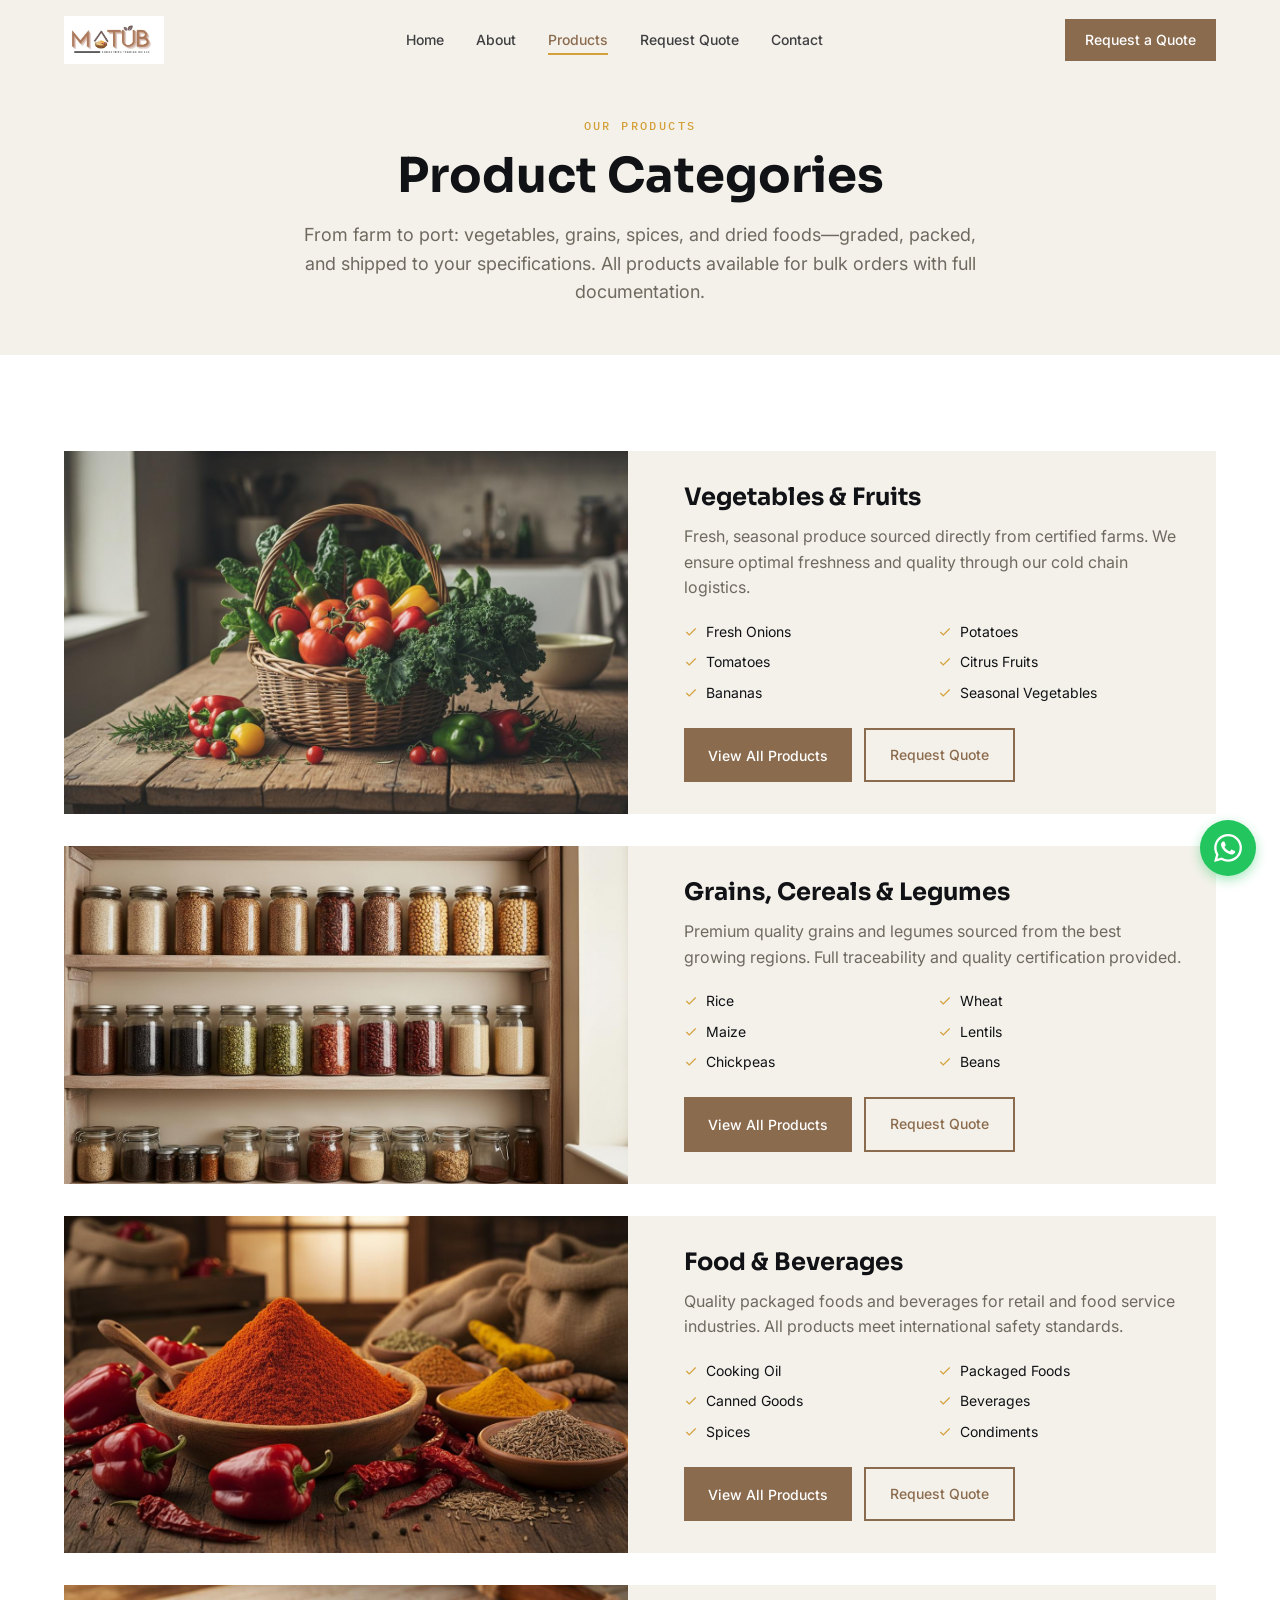
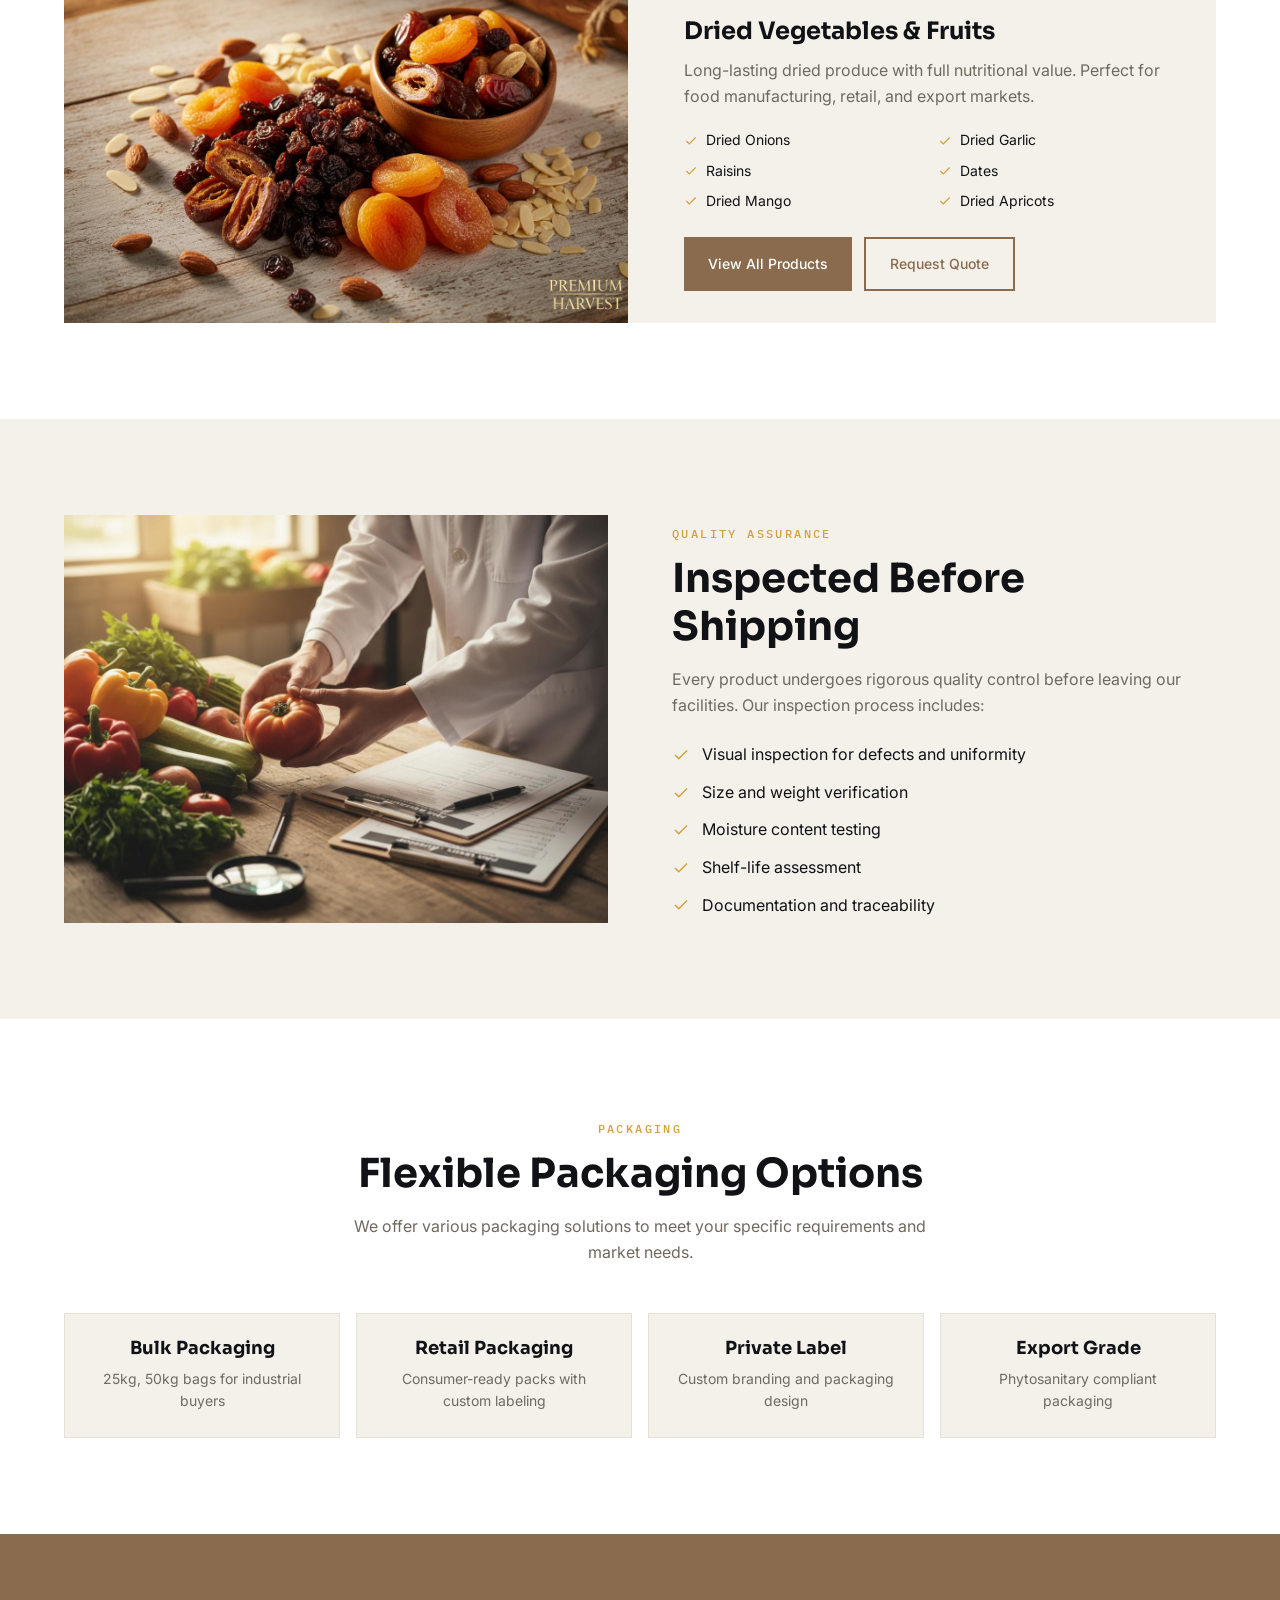
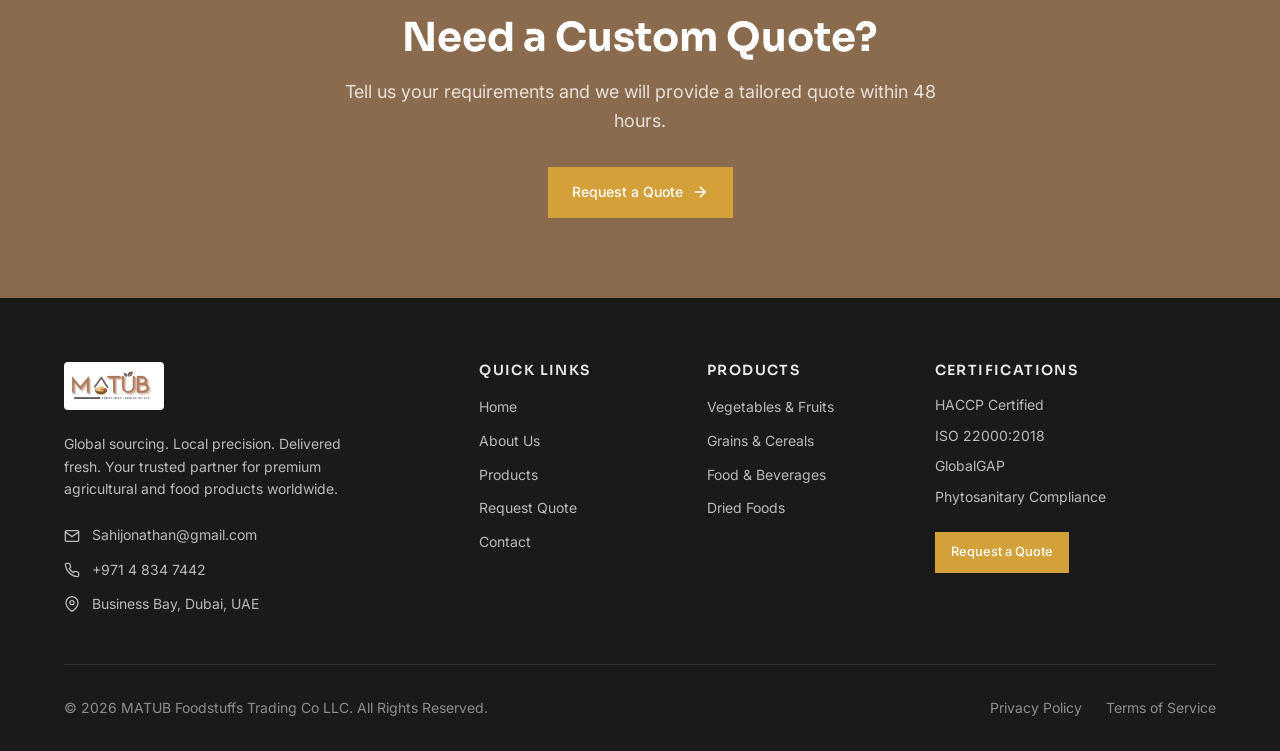
<file: products.html>
<!DOCTYPE html>
<html lang="en">
<head>
    <meta charset="UTF-8">
    <meta name="viewport" content="width=device-width, initial-scale=1.0">
    <meta name="description" content="MATUB Foodstuffs Trading Products - Vegetables, Fruits, Grains, Cereals, Food & Beverages, Dried Foods.">
    <title>Our Products | MATUB Foodstuffs Trading Co LLC</title>
    <link rel="stylesheet" href="css/style.css">
    <link rel="preconnect" href="https://fonts.googleapis.com">
    <link rel="preconnect" href="https://fonts.gstatic.com" crossorigin>
    <link href="https://fonts.googleapis.com/css2?family=Inter:wght@300;400;500;600;700&family=Sora:wght@400;500;600;700;800&family=IBM+Plex+Mono:wght@400;500&display=swap" rel="stylesheet">
</head>
<body>
    <!-- Header -->
    <header class="header" id="header">
        <div class="container">
            <div class="header-inner">
                <a href="index.html" class="logo">
                    <img src="images/logo.jpeg" alt="MATUB Foodstuffs Trading Co LLC">
                </a>
                
                <nav class="nav-desktop">
                    <a href="index.html" class="nav-link">Home</a>
                    <a href="about.html" class="nav-link">About</a>
                    <a href="products.html" class="nav-link active">Products</a>
                    <a href="quote.html" class="nav-link">Request Quote</a>
                    <a href="contact.html" class="nav-link">Contact</a>
                </nav>
                
                <a href="quote.html" class="btn btn-primary btn-nav">Request a Quote</a>
                
                <button class="menu-toggle" id="menuToggle" aria-label="Toggle menu">
                    <span></span>
                    <span></span>
                    <span></span>
                </button>
            </div>
        </div>
    </header>
    
    <!-- Mobile Menu -->
    <div class="mobile-menu" id="mobileMenu">
        <div class="mobile-menu-overlay" id="menuOverlay"></div>
        <div class="mobile-menu-panel">
            <button class="menu-close" id="menuClose" aria-label="Close menu">
                <svg width="24" height="24" viewBox="0 0 24 24" fill="none" stroke="currentColor" stroke-width="2">
                    <line x1="18" y1="6" x2="6" y2="18"></line>
                    <line x1="6" y1="6" x2="18" y2="18"></line>
                </svg>
            </button>
            <nav class="mobile-nav">
                <a href="index.html" class="mobile-nav-link">Home</a>
                <a href="about.html" class="mobile-nav-link">About</a>
                <a href="products.html" class="mobile-nav-link active">Products</a>
                <a href="quote.html" class="mobile-nav-link">Request Quote</a>
                <a href="contact.html" class="mobile-nav-link">Contact</a>
            </nav>
            <a href="quote.html" class="btn btn-primary btn-mobile">Request a Quote</a>
        </div>
    </div>

    <!-- Page Header -->
    <section class="page-header">
        <div class="container">
            <span class="label">Our Products</span>
            <h1>Product Categories</h1>
            <p>From farm to port: vegetables, grains, spices, and dried foods—graded, packed, and shipped to your specifications. All products available for bulk orders with full documentation.</p>
        </div>
    </section>

    <!-- Categories Detail Section -->
    <section class="section categories-detail">
        <div class="container">
            <div class="categories-detail-grid">
                <!-- Category 1 -->
                <div class="category-detail-card">
                    <div class="category-detail-image">
                        <img src="images/category_vegetables.jpg" alt="Vegetables & Fruits">
                    </div>
                    <div class="category-detail-content">
                        <h2>Vegetables & Fruits</h2>
                        <p>Fresh, seasonal produce sourced directly from certified farms. We ensure optimal freshness and quality through our cold chain logistics.</p>
                        <ul class="product-list">
                            <li><svg width="14" height="14" viewBox="0 0 24 24" fill="none" stroke="currentColor" stroke-width="2"><polyline points="20 6 9 17 4 12"></polyline></svg>Fresh Onions</li>
                            <li><svg width="14" height="14" viewBox="0 0 24 24" fill="none" stroke="currentColor" stroke-width="2"><polyline points="20 6 9 17 4 12"></polyline></svg>Potatoes</li>
                            <li><svg width="14" height="14" viewBox="0 0 24 24" fill="none" stroke="currentColor" stroke-width="2"><polyline points="20 6 9 17 4 12"></polyline></svg>Tomatoes</li>
                            <li><svg width="14" height="14" viewBox="0 0 24 24" fill="none" stroke="currentColor" stroke-width="2"><polyline points="20 6 9 17 4 12"></polyline></svg>Citrus Fruits</li>
                            <li><svg width="14" height="14" viewBox="0 0 24 24" fill="none" stroke="currentColor" stroke-width="2"><polyline points="20 6 9 17 4 12"></polyline></svg>Bananas</li>
                            <li><svg width="14" height="14" viewBox="0 0 24 24" fill="none" stroke="currentColor" stroke-width="2"><polyline points="20 6 9 17 4 12"></polyline></svg>Seasonal Vegetables</li>
                        </ul>
                        <div class="category-detail-actions">
                            <button class="btn btn-primary" onclick="showProductModal('vegetables')">View All Products</button>
                            <a href="quote.html" class="btn btn-outline">Request Quote</a>
                        </div>
                    </div>
                </div>

                <!-- Category 2 -->
                <div class="category-detail-card">
                    <div class="category-detail-image">
                        <img src="images/category_grains.jpg" alt="Grains, Cereals & Legumes">
                    </div>
                    <div class="category-detail-content">
                        <h2>Grains, Cereals & Legumes</h2>
                        <p>Premium quality grains and legumes sourced from the best growing regions. Full traceability and quality certification provided.</p>
                        <ul class="product-list">
                            <li><svg width="14" height="14" viewBox="0 0 24 24" fill="none" stroke="currentColor" stroke-width="2"><polyline points="20 6 9 17 4 12"></polyline></svg>Rice</li>
                            <li><svg width="14" height="14" viewBox="0 0 24 24" fill="none" stroke="currentColor" stroke-width="2"><polyline points="20 6 9 17 4 12"></polyline></svg>Wheat</li>
                            <li><svg width="14" height="14" viewBox="0 0 24 24" fill="none" stroke="currentColor" stroke-width="2"><polyline points="20 6 9 17 4 12"></polyline></svg>Maize</li>
                            <li><svg width="14" height="14" viewBox="0 0 24 24" fill="none" stroke="currentColor" stroke-width="2"><polyline points="20 6 9 17 4 12"></polyline></svg>Lentils</li>
                            <li><svg width="14" height="14" viewBox="0 0 24 24" fill="none" stroke="currentColor" stroke-width="2"><polyline points="20 6 9 17 4 12"></polyline></svg>Chickpeas</li>
                            <li><svg width="14" height="14" viewBox="0 0 24 24" fill="none" stroke="currentColor" stroke-width="2"><polyline points="20 6 9 17 4 12"></polyline></svg>Beans</li>
                        </ul>
                        <div class="category-detail-actions">
                            <button class="btn btn-primary" onclick="showProductModal('grains')">View All Products</button>
                            <a href="quote.html" class="btn btn-outline">Request Quote</a>
                        </div>
                    </div>
                </div>

                <!-- Category 3 -->
                <div class="category-detail-card">
                    <div class="category-detail-image">
                        <img src="images/category_spices.jpg" alt="Food & Beverages">
                    </div>
                    <div class="category-detail-content">
                        <h2>Food & Beverages</h2>
                        <p>Quality packaged foods and beverages for retail and food service industries. All products meet international safety standards.</p>
                        <ul class="product-list">
                            <li><svg width="14" height="14" viewBox="0 0 24 24" fill="none" stroke="currentColor" stroke-width="2"><polyline points="20 6 9 17 4 12"></polyline></svg>Cooking Oil</li>
                            <li><svg width="14" height="14" viewBox="0 0 24 24" fill="none" stroke="currentColor" stroke-width="2"><polyline points="20 6 9 17 4 12"></polyline></svg>Packaged Foods</li>
                            <li><svg width="14" height="14" viewBox="0 0 24 24" fill="none" stroke="currentColor" stroke-width="2"><polyline points="20 6 9 17 4 12"></polyline></svg>Canned Goods</li>
                            <li><svg width="14" height="14" viewBox="0 0 24 24" fill="none" stroke="currentColor" stroke-width="2"><polyline points="20 6 9 17 4 12"></polyline></svg>Beverages</li>
                            <li><svg width="14" height="14" viewBox="0 0 24 24" fill="none" stroke="currentColor" stroke-width="2"><polyline points="20 6 9 17 4 12"></polyline></svg>Spices</li>
                            <li><svg width="14" height="14" viewBox="0 0 24 24" fill="none" stroke="currentColor" stroke-width="2"><polyline points="20 6 9 17 4 12"></polyline></svg>Condiments</li>
                        </ul>
                        <div class="category-detail-actions">
                            <button class="btn btn-primary" onclick="showProductModal('food')">View All Products</button>
                            <a href="quote.html" class="btn btn-outline">Request Quote</a>
                        </div>
                    </div>
                </div>

                <!-- Category 4 -->
                <div class="category-detail-card">
                    <div class="category-detail-image">
                        <img src="images/category_dried.jpg" alt="Dried Vegetables & Fruits">
                    </div>
                    <div class="category-detail-content">
                        <h2>Dried Vegetables & Fruits</h2>
                        <p>Long-lasting dried produce with full nutritional value. Perfect for food manufacturing, retail, and export markets.</p>
                        <ul class="product-list">
                            <li><svg width="14" height="14" viewBox="0 0 24 24" fill="none" stroke="currentColor" stroke-width="2"><polyline points="20 6 9 17 4 12"></polyline></svg>Dried Onions</li>
                            <li><svg width="14" height="14" viewBox="0 0 24 24" fill="none" stroke="currentColor" stroke-width="2"><polyline points="20 6 9 17 4 12"></polyline></svg>Dried Garlic</li>
                            <li><svg width="14" height="14" viewBox="0 0 24 24" fill="none" stroke="currentColor" stroke-width="2"><polyline points="20 6 9 17 4 12"></polyline></svg>Raisins</li>
                            <li><svg width="14" height="14" viewBox="0 0 24 24" fill="none" stroke="currentColor" stroke-width="2"><polyline points="20 6 9 17 4 12"></polyline></svg>Dates</li>
                            <li><svg width="14" height="14" viewBox="0 0 24 24" fill="none" stroke="currentColor" stroke-width="2"><polyline points="20 6 9 17 4 12"></polyline></svg>Dried Mango</li>
                            <li><svg width="14" height="14" viewBox="0 0 24 24" fill="none" stroke="currentColor" stroke-width="2"><polyline points="20 6 9 17 4 12"></polyline></svg>Dried Apricots</li>
                        </ul>
                        <div class="category-detail-actions">
                            <button class="btn btn-primary" onclick="showProductModal('dried')">View All Products</button>
                            <a href="quote.html" class="btn btn-outline">Request Quote</a>
                        </div>
                    </div>
                </div>
            </div>
        </div>
    </section>

    <!-- Quality Assurance Section -->
    <section class="section quality-assurance">
        <div class="container">
            <div class="quality-grid">
                <div class="quality-image">
                    <img src="images/quality_inspection.jpg" alt="Quality Control">
                </div>
                <div class="quality-content">
                    <span class="label">Quality Assurance</span>
                    <h2 class="section-title">Inspected Before Shipping</h2>
                    <p>Every product undergoes rigorous quality control before leaving our facilities. Our inspection process includes:</p>
                    <ul class="quality-list">
                        <li><svg width="18" height="18" viewBox="0 0 24 24" fill="none" stroke="currentColor" stroke-width="2"><polyline points="20 6 9 17 4 12"></polyline></svg>Visual inspection for defects and uniformity</li>
                        <li><svg width="18" height="18" viewBox="0 0 24 24" fill="none" stroke="currentColor" stroke-width="2"><polyline points="20 6 9 17 4 12"></polyline></svg>Size and weight verification</li>
                        <li><svg width="18" height="18" viewBox="0 0 24 24" fill="none" stroke="currentColor" stroke-width="2"><polyline points="20 6 9 17 4 12"></polyline></svg>Moisture content testing</li>
                        <li><svg width="18" height="18" viewBox="0 0 24 24" fill="none" stroke="currentColor" stroke-width="2"><polyline points="20 6 9 17 4 12"></polyline></svg>Shelf-life assessment</li>
                        <li><svg width="18" height="18" viewBox="0 0 24 24" fill="none" stroke="currentColor" stroke-width="2"><polyline points="20 6 9 17 4 12"></polyline></svg>Documentation and traceability</li>
                    </ul>
                </div>
            </div>
        </div>
    </section>

    <!-- Packaging Options Section -->
    <section class="section packaging">
        <div class="container">
            <div class="section-header">
                <span class="label">Packaging</span>
                <h2 class="section-title">Flexible Packaging Options</h2>
                <p class="section-subtitle">We offer various packaging solutions to meet your specific requirements and market needs.</p>
            </div>
            <div class="packaging-grid">
                <div class="packaging-card">
                    <h3>Bulk Packaging</h3>
                    <p>25kg, 50kg bags for industrial buyers</p>
                </div>
                <div class="packaging-card">
                    <h3>Retail Packaging</h3>
                    <p>Consumer-ready packs with custom labeling</p>
                </div>
                <div class="packaging-card">
                    <h3>Private Label</h3>
                    <p>Custom branding and packaging design</p>
                </div>
                <div class="packaging-card">
                    <h3>Export Grade</h3>
                    <p>Phytosanitary compliant packaging</p>
                </div>
            </div>
        </div>
    </section>

    <!-- CTA Section -->
    <section class="cta">
        <div class="container">
            <div class="cta-content">
                <h2>Need a Custom Quote?</h2>
                <p>Tell us your requirements and we will provide a tailored quote within 48 hours.</p>
                <a href="quote.html" class="btn btn-gold">
                    Request a Quote
                    <svg width="18" height="18" viewBox="0 0 24 24" fill="none" stroke="currentColor" stroke-width="2">
                        <line x1="5" y1="12" x2="19" y2="12"></line>
                        <polyline points="12 5 19 12 12 19"></polyline>
                    </svg>
                </a>
            </div>
        </div>
    </section>

    <!-- Footer -->
    <footer class="footer">
        <div class="container">
            <div class="footer-grid">
                <div class="footer-brand">
                    <a href="index.html" class="footer-logo">
                        <img src="images/logo.jpeg" alt="MATUB Foodstuffs Trading Co LLC">
                    </a>
                    <p>Global sourcing. Local precision. Delivered fresh. Your trusted partner for premium agricultural and food products worldwide.</p>
                    <div class="footer-contact">
                        <a href="mailto:Sahijonathan@gmail.com" class="contact-item">
                            <svg width="16" height="16" viewBox="0 0 24 24" fill="none" stroke="currentColor" stroke-width="2">
                                <path d="M4 4h16c1.1 0 2 .9 2 2v12c0 1.1-.9 2-2 2H4c-1.1 0-2-.9-2-2V6c0-1.1.9-2 2-2z"></path>
                                <polyline points="22,6 12,13 2,6"></polyline>
                            </svg>
                            <span>Sahijonathan@gmail.com</span>
                        </a>
                        <a href="tel:+97148347442" class="contact-item">
                            <svg width="16" height="16" viewBox="0 0 24 24" fill="none" stroke="currentColor" stroke-width="2">
                                <path d="M22 16.92v3a2 2 0 0 1-2.18 2 19.79 19.79 0 0 1-8.63-3.07 19.5 19.5 0 0 1-6-6 19.79 19.79 0 0 1-3.07-8.67A2 2 0 0 1 4.11 2h3a2 2 0 0 1 2 1.72 12.84 12.84 0 0 0 .7 2.81 2 2 0 0 1-.45 2.11L8.09 9.91a16 16 0 0 0 6 6l1.27-1.27a2 2 0 0 1 2.11-.45 12.84 12.84 0 0 0 2.81.7A2 2 0 0 1 22 16.92z"></path>
                            </svg>
                            <span>+971 4 834 7442</span>
                        </a>
                        <div class="contact-item">
                            <svg width="16" height="16" viewBox="0 0 24 24" fill="none" stroke="currentColor" stroke-width="2">
                                <path d="M21 10c0 7-9 13-9 13s-9-6-9-13a9 9 0 0 1 18 0z"></path>
                                <circle cx="12" cy="10" r="3"></circle>
                            </svg>
                            <span>Business Bay, Dubai, UAE</span>
                        </div>
                    </div>
                </div>
                <div class="footer-links">
                    <h4>Quick Links</h4>
                    <ul>
                        <li><a href="index.html">Home</a></li>
                        <li><a href="about.html">About Us</a></li>
                        <li><a href="products.html">Products</a></li>
                        <li><a href="quote.html">Request Quote</a></li>
                        <li><a href="contact.html">Contact</a></li>
                    </ul>
                </div>
                <div class="footer-links">
                    <h4>Products</h4>
                    <ul>
                        <li><a href="products.html">Vegetables & Fruits</a></li>
                        <li><a href="products.html">Grains & Cereals</a></li>
                        <li><a href="products.html">Food & Beverages</a></li>
                        <li><a href="products.html">Dried Foods</a></li>
                    </ul>
                </div>
                <div class="footer-certifications">
                    <h4>Certifications</h4>
                    <ul>
                        <li>HACCP Certified</li>
                        <li>ISO 22000:2018</li>
                        <li>GlobalGAP</li>
                        <li>Phytosanitary Compliance</li>
                    </ul>
                    <a href="quote.html" class="btn btn-gold btn-small">Request a Quote</a>
                </div>
            </div>
            <div class="footer-bottom">
                <p>&copy; 2026 MATUB Foodstuffs Trading Co LLC. All Rights Reserved.</p>
                <div class="footer-legal">
                    <a href="#">Privacy Policy</a>
                    <a href="#">Terms of Service</a>
                </div>
            </div>
        </div>
    </footer>

    <!-- WhatsApp Button -->
    <a href="https://wa.me/+97148347442" target="_blank" rel="noopener noreferrer" class="whatsapp-btn" aria-label="Contact us on WhatsApp">
        <svg width="28" height="28" viewBox="0 0 24 24" fill="currentColor">
            <path d="M17.472 14.382c-.297-.149-1.758-.867-2.03-.967-.273-.099-.471-.148-.67.15-.197.297-.767.966-.94 1.164-.173.199-.347.223-.644.075-.297-.15-1.255-.463-2.39-1.475-.883-.788-1.48-1.761-1.653-2.059-.173-.297-.018-.458.13-.606.134-.133.298-.347.446-.52.149-.174.198-.298.298-.497.099-.198.05-.371-.025-.52-.075-.149-.669-1.612-.916-2.207-.242-.579-.487-.5-.669-.51-.173-.008-.371-.01-.57-.01-.198 0-.52.074-.792.372-.272.297-1.04 1.016-1.04 2.479 0 1.462 1.065 2.875 1.213 3.074.149.198 2.096 3.2 5.077 4.487.709.306 1.262.489 1.694.625.712.227 1.36.195 1.871.118.571-.085 1.758-.719 2.006-1.413.248-.694.248-1.289.173-1.413-.074-.124-.272-.198-.57-.347m-5.421 7.403h-.004a9.87 9.87 0 01-5.031-1.378l-.361-.214-3.741.982.998-3.648-.235-.374a9.86 9.86 0 01-1.51-5.26c.001-5.45 4.436-9.884 9.888-9.884 2.64 0 5.122 1.03 6.988 2.898a9.825 9.825 0 012.893 6.994c-.003 5.45-4.437 9.884-9.885 9.884m8.413-18.297A11.815 11.815 0 0012.05 0C5.495 0 .16 5.335.157 11.892c0 2.096.547 4.142 1.588 5.945L.057 24l6.305-1.654a11.882 11.882 0 005.683 1.448h.005c6.554 0 11.89-5.335 11.893-11.893a11.821 11.821 0 00-3.48-8.413z"/>
        </svg>
    </a>

    <!-- Product Modal -->
    <div class="modal" id="productModal">
        <div class="modal-overlay" onclick="closeProductModal()"></div>
        <div class="modal-content">
            <button class="modal-close" onclick="closeProductModal()">
                <svg width="24" height="24" viewBox="0 0 24 24" fill="none" stroke="currentColor" stroke-width="2">
                    <line x1="18" y1="6" x2="6" y2="18"></line>
                    <line x1="6" y1="6" x2="18" y2="18"></line>
                </svg>
            </button>
            <h3 id="modalTitle">Products</h3>
            <div id="modalContent"></div>
            <a href="quote.html" class="btn btn-primary">Request Quote for These Products</a>
        </div>
    </div>

    <script src="js/main.js"></script>
</body>
</html>
</file>
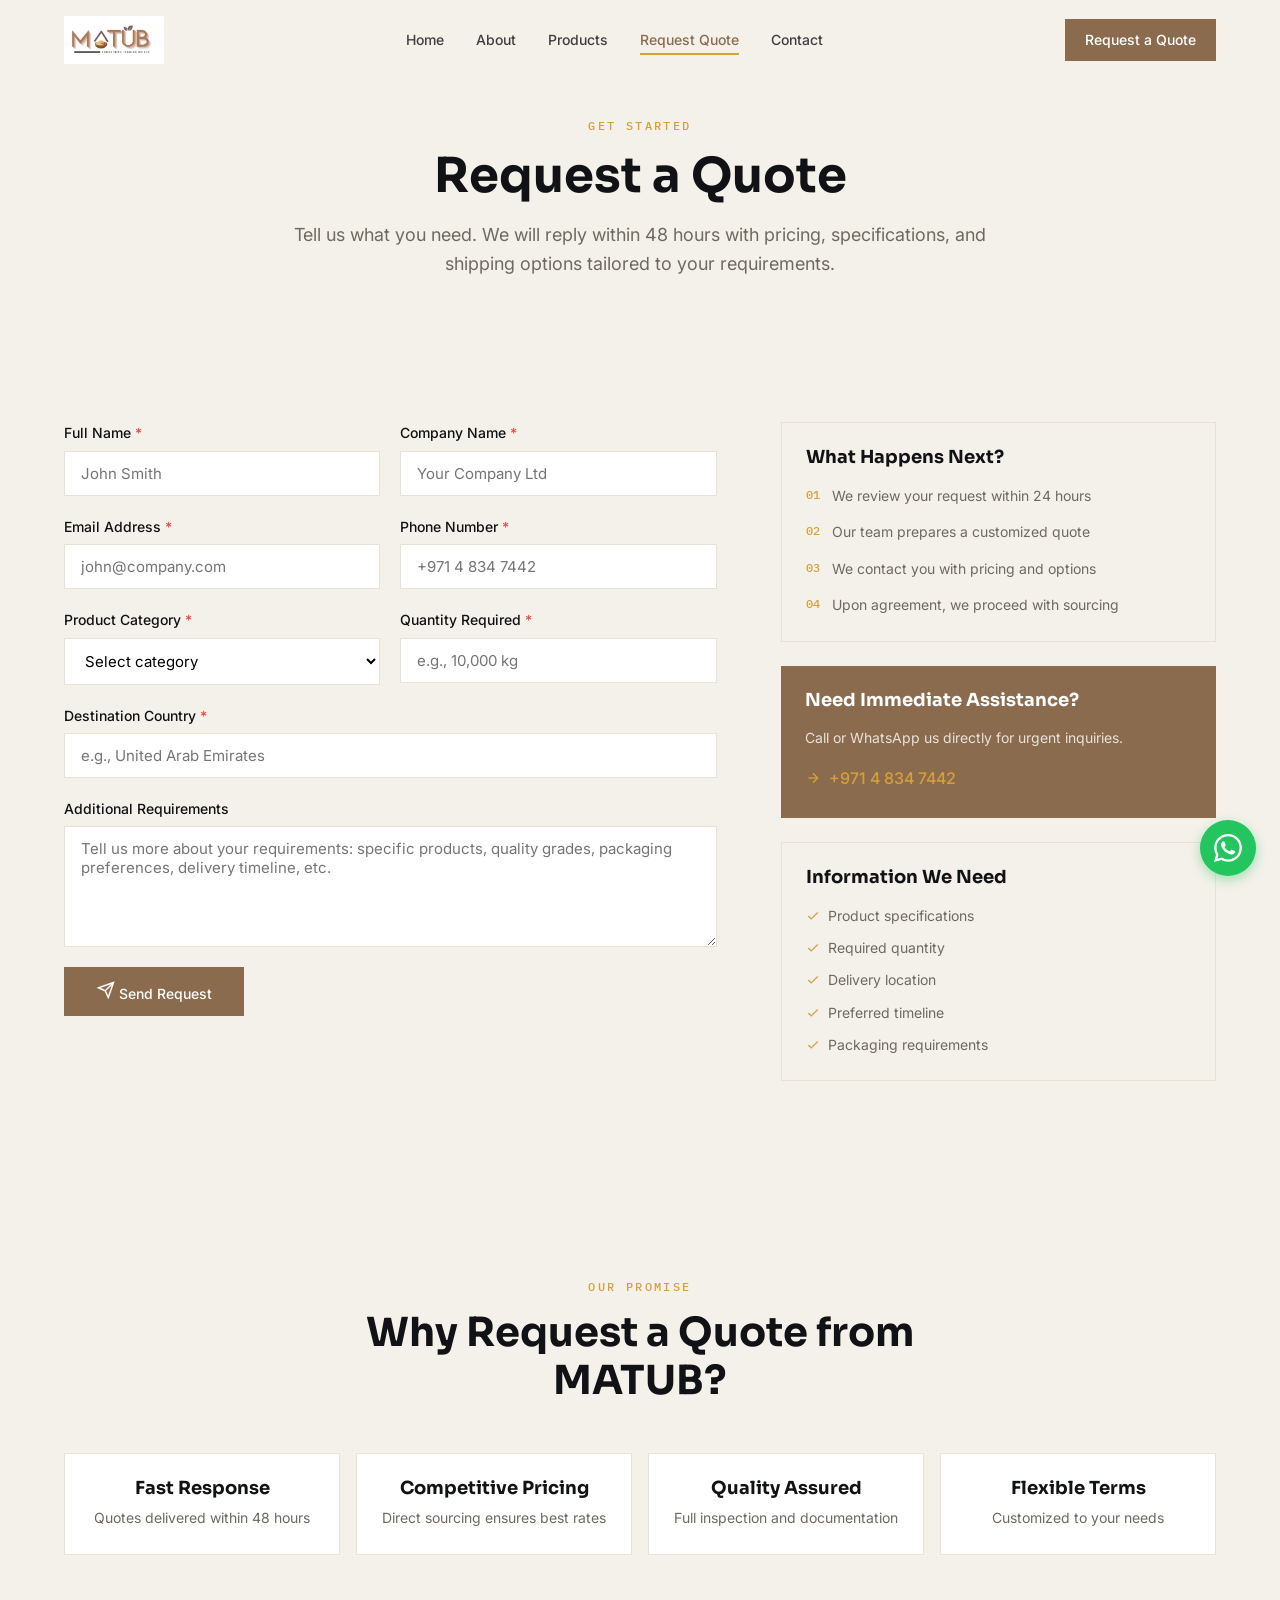
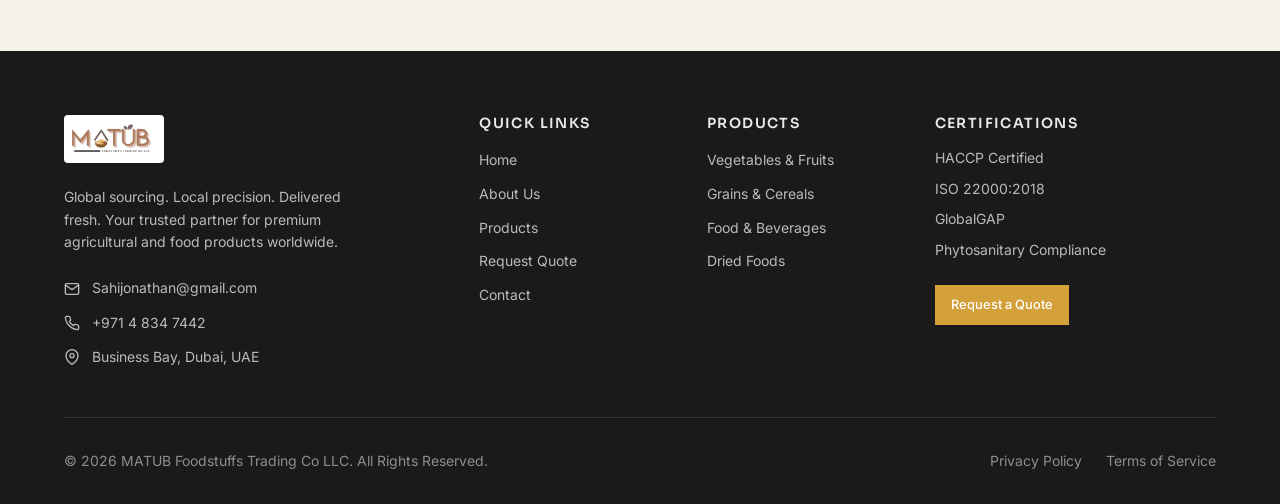
<file: quote.html>
<!DOCTYPE html>
<html lang="en">
<head>
    <meta charset="UTF-8">
    <meta name="viewport" content="width=device-width, initial-scale=1.0">
    <meta name="description" content="Request a quote from MATUB Foodstuffs Trading Co LLC. Get customized pricing for vegetables, grains, spices, and dried foods.">
    <title>Request a Quote | MATUB Foodstuffs Trading Co LLC</title>
    <link rel="stylesheet" href="css/style.css">
    <link rel="preconnect" href="https://fonts.googleapis.com">
    <link rel="preconnect" href="https://fonts.gstatic.com" crossorigin>
    <link href="https://fonts.googleapis.com/css2?family=Inter:wght@300;400;500;600;700&family=Sora:wght@400;500;600;700;800&family=IBM+Plex+Mono:wght@400;500&display=swap" rel="stylesheet">
</head>
<body>
    <!-- Header -->
    <header class="header" id="header">
        <div class="container">
            <div class="header-inner">
                <a href="index.html" class="logo">
                    <img src="images/logo.jpeg" alt="MATUB Foodstuffs Trading Co LLC">
                </a>
                
                <nav class="nav-desktop">
                    <a href="index.html" class="nav-link">Home</a>
                    <a href="about.html" class="nav-link">About</a>
                    <a href="products.html" class="nav-link">Products</a>
                    <a href="quote.html" class="nav-link active">Request Quote</a>
                    <a href="contact.html" class="nav-link">Contact</a>
                </nav>
                
                <a href="quote.html" class="btn btn-primary btn-nav">Request a Quote</a>
                
                <button class="menu-toggle" id="menuToggle" aria-label="Toggle menu">
                    <span></span>
                    <span></span>
                    <span></span>
                </button>
            </div>
        </div>
    </header>
    
    <!-- Mobile Menu -->
    <div class="mobile-menu" id="mobileMenu">
        <div class="mobile-menu-overlay" id="menuOverlay"></div>
        <div class="mobile-menu-panel">
            <button class="menu-close" id="menuClose" aria-label="Close menu">
                <svg width="24" height="24" viewBox="0 0 24 24" fill="none" stroke="currentColor" stroke-width="2">
                    <line x1="18" y1="6" x2="6" y2="18"></line>
                    <line x1="6" y1="6" x2="18" y2="18"></line>
                </svg>
            </button>
            <nav class="mobile-nav">
                <a href="index.html" class="mobile-nav-link">Home</a>
                <a href="about.html" class="mobile-nav-link">About</a>
                <a href="products.html" class="mobile-nav-link">Products</a>
                <a href="quote.html" class="mobile-nav-link active">Request Quote</a>
                <a href="contact.html" class="mobile-nav-link">Contact</a>
            </nav>
            <a href="quote.html" class="btn btn-primary btn-mobile">Request a Quote</a>
        </div>
    </div>

    <!-- Page Header -->
    <section class="page-header">
        <div class="container">
            <span class="label">Get Started</span>
            <h1>Request a Quote</h1>
            <p>Tell us what you need. We will reply within 48 hours with pricing, specifications, and shipping options tailored to your requirements.</p>
        </div>
    </section>

    <!-- Quote Form Section -->
    <section class="section quote-section">
        <div class="container">
            <div class="quote-grid">
                <!-- Form -->
                <div class="quote-form-wrapper">
                    <form class="quote-form" id="quoteForm">
                        <div class="form-row">
                            <div class="form-group">
                                <label for="fullName">Full Name <span class="required">*</span></label>
                                <input type="text" id="fullName" name="fullName" placeholder="John Smith" required>
                            </div>
                            <div class="form-group">
                                <label for="companyName">Company Name <span class="required">*</span></label>
                                <input type="text" id="companyName" name="companyName" placeholder="Your Company Ltd" required>
                            </div>
                        </div>
                        <div class="form-row">
                            <div class="form-group">
                                <label for="email">Email Address <span class="required">*</span></label>
                                <input type="email" id="email" name="email" placeholder="john@company.com" required>
                            </div>
                            <div class="form-group">
                                <label for="phone">Phone Number <span class="required">*</span></label>
                                <input type="tel" id="phone" name="phone" placeholder="+971 4 834 7442" required>
                            </div>
                        </div>
                        <div class="form-row">
                            <div class="form-group">
                                <label for="category">Product Category <span class="required">*</span></label>
                                <select id="category" name="category" required>
                                    <option value="">Select category</option>
                                    <option value="vegetables">Vegetables & Fruits</option>
                                    <option value="grains">Grains, Cereals & Legumes</option>
                                    <option value="food">Food & Beverages</option>
                                    <option value="dried">Dried Vegetables & Fruits</option>
                                    <option value="multiple">Multiple Categories</option>
                                </select>
                            </div>
                            <div class="form-group">
                                <label for="quantity">Quantity Required <span class="required">*</span></label>
                                <input type="text" id="quantity" name="quantity" placeholder="e.g., 10,000 kg" required>
                            </div>
                        </div>
                        <div class="form-group">
                            <label for="destination">Destination Country <span class="required">*</span></label>
                            <input type="text" id="destination" name="destination" placeholder="e.g., United Arab Emirates" required>
                        </div>
                        <div class="form-group">
                            <label for="message">Additional Requirements</label>
                            <textarea id="message" name="message" rows="5" placeholder="Tell us more about your requirements: specific products, quality grades, packaging preferences, delivery timeline, etc."></textarea>
                        </div>
                        <button type="submit" class="btn btn-primary btn-submit">
                            <span class="btn-text">
                                <svg width="18" height="18" viewBox="0 0 24 24" fill="none" stroke="currentColor" stroke-width="2">
                                    <line x1="22" y1="2" x2="11" y2="13"></line>
                                    <polygon points="22 2 15 22 11 13 2 9 22 2"></polygon>
                                </svg>
                                Send Request
                            </span>
                            <span class="btn-loading" style="display: none;">
                                <span class="spinner"></span>
                                Sending...
                            </span>
                        </button>
                    </form>
                </div>

                <!-- Sidebar -->
                <div class="quote-sidebar">
                    <div class="sidebar-card">
                        <h3>What Happens Next?</h3>
                        <ol class="process-list">
                            <li><span class="step-num">01</span>We review your request within 24 hours</li>
                            <li><span class="step-num">02</span>Our team prepares a customized quote</li>
                            <li><span class="step-num">03</span>We contact you with pricing and options</li>
                            <li><span class="step-num">04</span>Upon agreement, we proceed with sourcing</li>
                        </ol>
                    </div>
                    <div class="sidebar-card sidebar-card-dark">
                        <h3>Need Immediate Assistance?</h3>
                        <p>Call or WhatsApp us directly for urgent inquiries.</p>
                        <a href="tel:+97148347442" class="phone-link">
                            <svg width="16" height="16" viewBox="0 0 24 24" fill="none" stroke="currentColor" stroke-width="2">
                                <line x1="5" y1="12" x2="19" y2="12"></line>
                                <polyline points="12 5 19 12 12 19"></polyline>
                            </svg>
                            +971 4 834 7442
                        </a>
                    </div>
                    <div class="sidebar-card">
                        <h3>Information We Need</h3>
                        <ul class="info-list">
                            <li><svg width="14" height="14" viewBox="0 0 24 24" fill="none" stroke="currentColor" stroke-width="2"><polyline points="20 6 9 17 4 12"></polyline></svg>Product specifications</li>
                            <li><svg width="14" height="14" viewBox="0 0 24 24" fill="none" stroke="currentColor" stroke-width="2"><polyline points="20 6 9 17 4 12"></polyline></svg>Required quantity</li>
                            <li><svg width="14" height="14" viewBox="0 0 24 24" fill="none" stroke="currentColor" stroke-width="2"><polyline points="20 6 9 17 4 12"></polyline></svg>Delivery location</li>
                            <li><svg width="14" height="14" viewBox="0 0 24 24" fill="none" stroke="currentColor" stroke-width="2"><polyline points="20 6 9 17 4 12"></polyline></svg>Preferred timeline</li>
                            <li><svg width="14" height="14" viewBox="0 0 24 24" fill="none" stroke="currentColor" stroke-width="2"><polyline points="20 6 9 17 4 12"></polyline></svg>Packaging requirements</li>
                        </ul>
                    </div>
                </div>
            </div>
        </div>
    </section>

    <!-- Trust Section -->
    <section class="section trust-section">
        <div class="container">
            <div class="section-header">
                <span class="label">Our Promise</span>
                <h2 class="section-title">Why Request a Quote from MATUB?</h2>
            </div>
            <div class="trust-grid">
                <div class="trust-card">
                    <h3>Fast Response</h3>
                    <p>Quotes delivered within 48 hours</p>
                </div>
                <div class="trust-card">
                    <h3>Competitive Pricing</h3>
                    <p>Direct sourcing ensures best rates</p>
                </div>
                <div class="trust-card">
                    <h3>Quality Assured</h3>
                    <p>Full inspection and documentation</p>
                </div>
                <div class="trust-card">
                    <h3>Flexible Terms</h3>
                    <p>Customized to your needs</p>
                </div>
            </div>
        </div>
    </section>

    <!-- Footer -->
    <footer class="footer">
        <div class="container">
            <div class="footer-grid">
                <div class="footer-brand">
                    <a href="index.html" class="footer-logo">
                        <img src="images/logo.jpeg" alt="MATUB Foodstuffs Trading Co LLC">
                    </a>
                    <p>Global sourcing. Local precision. Delivered fresh. Your trusted partner for premium agricultural and food products worldwide.</p>
                    <div class="footer-contact">
                        <a href="mailto:Sahijonathan@gmail.com" class="contact-item">
                            <svg width="16" height="16" viewBox="0 0 24 24" fill="none" stroke="currentColor" stroke-width="2">
                                <path d="M4 4h16c1.1 0 2 .9 2 2v12c0 1.1-.9 2-2 2H4c-1.1 0-2-.9-2-2V6c0-1.1.9-2 2-2z"></path>
                                <polyline points="22,6 12,13 2,6"></polyline>
                            </svg>
                            <span>Sahijonathan@gmail.com</span>
                        </a>
                        <a href="tel:+97148347442" class="contact-item">
                            <svg width="16" height="16" viewBox="0 0 24 24" fill="none" stroke="currentColor" stroke-width="2">
                                <path d="M22 16.92v3a2 2 0 0 1-2.18 2 19.79 19.79 0 0 1-8.63-3.07 19.5 19.5 0 0 1-6-6 19.79 19.79 0 0 1-3.07-8.67A2 2 0 0 1 4.11 2h3a2 2 0 0 1 2 1.72 12.84 12.84 0 0 0 .7 2.81 2 2 0 0 1-.45 2.11L8.09 9.91a16 16 0 0 0 6 6l1.27-1.27a2 2 0 0 1 2.11-.45 12.84 12.84 0 0 0 2.81.7A2 2 0 0 1 22 16.92z"></path>
                            </svg>
                            <span>+971 4 834 7442</span>
                        </a>
                        <div class="contact-item">
                            <svg width="16" height="16" viewBox="0 0 24 24" fill="none" stroke="currentColor" stroke-width="2">
                                <path d="M21 10c0 7-9 13-9 13s-9-6-9-13a9 9 0 0 1 18 0z"></path>
                                <circle cx="12" cy="10" r="3"></circle>
                            </svg>
                            <span>Business Bay, Dubai, UAE</span>
                        </div>
                    </div>
                </div>
                <div class="footer-links">
                    <h4>Quick Links</h4>
                    <ul>
                        <li><a href="index.html">Home</a></li>
                        <li><a href="about.html">About Us</a></li>
                        <li><a href="products.html">Products</a></li>
                        <li><a href="quote.html">Request Quote</a></li>
                        <li><a href="contact.html">Contact</a></li>
                    </ul>
                </div>
                <div class="footer-links">
                    <h4>Products</h4>
                    <ul>
                        <li><a href="products.html">Vegetables & Fruits</a></li>
                        <li><a href="products.html">Grains & Cereals</a></li>
                        <li><a href="products.html">Food & Beverages</a></li>
                        <li><a href="products.html">Dried Foods</a></li>
                    </ul>
                </div>
                <div class="footer-certifications">
                    <h4>Certifications</h4>
                    <ul>
                        <li>HACCP Certified</li>
                        <li>ISO 22000:2018</li>
                        <li>GlobalGAP</li>
                        <li>Phytosanitary Compliance</li>
                    </ul>
                    <a href="quote.html" class="btn btn-gold btn-small">Request a Quote</a>
                </div>
            </div>
            <div class="footer-bottom">
                <p>&copy; 2026 MATUB Foodstuffs Trading Co LLC. All Rights Reserved.</p>
                <div class="footer-legal">
                    <a href="#">Privacy Policy</a>
                    <a href="#">Terms of Service</a>
                </div>
            </div>
        </div>
    </footer>

    <!-- WhatsApp Button -->
    <a href="https://wa.me/+97148347442" target="_blank" rel="noopener noreferrer" class="whatsapp-btn" aria-label="Contact us on WhatsApp">
        <svg width="28" height="28" viewBox="0 0 24 24" fill="currentColor">
            <path d="M17.472 14.382c-.297-.149-1.758-.867-2.03-.967-.273-.099-.471-.148-.67.15-.197.297-.767.966-.94 1.164-.173.199-.347.223-.644.075-.297-.15-1.255-.463-2.39-1.475-.883-.788-1.48-1.761-1.653-2.059-.173-.297-.018-.458.13-.606.134-.133.298-.347.446-.52.149-.174.198-.298.298-.497.099-.198.05-.371-.025-.52-.075-.149-.669-1.612-.916-2.207-.242-.579-.487-.5-.669-.51-.173-.008-.371-.01-.57-.01-.198 0-.52.074-.792.372-.272.297-1.04 1.016-1.04 2.479 0 1.462 1.065 2.875 1.213 3.074.149.198 2.096 3.2 5.077 4.487.709.306 1.262.489 1.694.625.712.227 1.36.195 1.871.118.571-.085 1.758-.719 2.006-1.413.248-.694.248-1.289.173-1.413-.074-.124-.272-.198-.57-.347m-5.421 7.403h-.004a9.87 9.87 0 01-5.031-1.378l-.361-.214-3.741.982.998-3.648-.235-.374a9.86 9.86 0 01-1.51-5.26c.001-5.45 4.436-9.884 9.888-9.884 2.64 0 5.122 1.03 6.988 2.898a9.825 9.825 0 012.893 6.994c-.003 5.45-4.437 9.884-9.885 9.884m8.413-18.297A11.815 11.815 0 0012.05 0C5.495 0 .16 5.335.157 11.892c0 2.096.547 4.142 1.588 5.945L.057 24l6.305-1.654a11.882 11.882 0 005.683 1.448h.005c6.554 0 11.89-5.335 11.893-11.893a11.821 11.821 0 00-3.48-8.413z"/>
        </svg>
    </a>

    <!-- Success Modal -->
    <div class="modal" id="successModal">
        <div class="modal-overlay" onclick="closeSuccessModal()"></div>
        <div class="modal-content modal-content-small">
            <div class="success-icon">
                <svg width="48" height="48" viewBox="0 0 24 24" fill="none" stroke="currentColor" stroke-width="2">
                    <polyline points="20 6 9 17 4 12"></polyline>
                </svg>
            </div>
            <h3>Request Submitted!</h3>
            <p>Thank you for your inquiry. Our team will review your request and get back to you within 48 hours with a customized quote.</p>
            <button class="btn btn-primary" onclick="closeSuccessModal()">Close</button>
        </div>
    </div>

    <script src="js/main.js"></script>
</body>
</html>
</file>
<file: css/style.css>
/* ========================================
   MATUB Foodstuffs Trading Co LLC
   Complete Responsive Stylesheet
   ======================================== */

/* CSS Variables */
:root {
    --color-primary: #8B6B4E;
    --color-primary-dark: #5C4330;
    --color-primary-light: #A88B6F;
    --color-cream: #F4F1EA;
    --color-cream-dark: #E8E2D6;
    --color-gold: #D4A03A;
    --color-gold-dark: #B88A2F;
    --color-charcoal: #111216;
    --color-gray-warm: #6E6A60;
    --color-white: #FFFFFF;
    --color-footer: #1a1a1a;
    
    --font-display: 'Sora', sans-serif;
    --font-body: 'Inter', sans-serif;
    --font-mono: 'IBM Plex Mono', monospace;
    
    --transition: all 0.3s ease;
    --shadow: 0 4px 20px rgba(0, 0, 0, 0.08);
    --shadow-hover: 0 8px 30px rgba(0, 0, 0, 0.12);
}

/* Reset & Base */
*, *::before, *::after {
    margin: 0;
    padding: 0;
    box-sizing: border-box;
}

html {
    scroll-behavior: smooth;
    font-size: 16px;
}

body {
    font-family: var(--font-body);
    font-size: 1rem;
    line-height: 1.6;
    color: var(--color-charcoal);
    background-color: var(--color-cream);
    -webkit-font-smoothing: antialiased;
    -moz-osx-font-smoothing: grayscale;
}

img {
    max-width: 100%;
    height: auto;
    display: block;
}

a {
    text-decoration: none;
    color: inherit;
    transition: var(--transition);
}

ul, ol {
    list-style: none;
}

/* Container */
.container {
    width: 100%;
    max-width: 1280px;
    margin: 0 auto;
    padding: 0 1.5rem;
}

@media (min-width: 640px) {
    .container {
        padding: 0 2rem;
    }
}

@media (min-width: 1024px) {
    .container {
        padding: 0 3rem;
    }
}

@media (min-width: 1280px) {
    .container {
        padding: 0 4rem;
    }
}

/* ========================================
   Typography
   ======================================== */

h1, h2, h3, h4, h5, h6 {
    font-family: var(--font-display);
    font-weight: 700;
    line-height: 1.2;
    color: var(--color-charcoal);
}

.section-title {
    font-size: clamp(1.75rem, 4vw, 2.5rem);
    margin-bottom: 1rem;
}

.section-subtitle {
    font-size: 1rem;
    color: var(--color-gray-warm);
    max-width: 600px;
}

.label {
    display: inline-block;
    font-family: var(--font-mono);
    font-size: 0.75rem;
    font-weight: 500;
    text-transform: uppercase;
    letter-spacing: 0.2em;
    color: var(--color-gold);
    margin-bottom: 0.75rem;
}

.text-accent {
    color: var(--color-primary);
}

/* ========================================
   Buttons
   ======================================== */

.btn {
    display: inline-flex;
    align-items: center;
    justify-content: center;
    gap: 0.5rem;
    padding: 0.875rem 1.5rem;
    font-family: var(--font-body);
    font-size: 0.875rem;
    font-weight: 500;
    border: none;
    cursor: pointer;
    transition: var(--transition);
}

.btn-primary {
    background-color: var(--color-primary);
    color: var(--color-white);
}

.btn-primary:hover {
    background-color: var(--color-primary-dark);
}

.btn-outline {
    background-color: transparent;
    color: var(--color-primary);
    border: 2px solid var(--color-primary);
}

.btn-outline:hover {
    background-color: var(--color-primary);
    color: var(--color-white);
}

.btn-outline-white {
    background-color: transparent;
    color: var(--color-white);
    border: 2px solid var(--color-white);
}

.btn-outline-white:hover {
    background-color: var(--color-white);
    color: var(--color-primary);
}

.btn-gold {
    background-color: var(--color-gold);
    color: var(--color-white);
}

.btn-gold:hover {
    background-color: var(--color-gold-dark);
}

.btn-small {
    padding: 0.625rem 1rem;
    font-size: 0.8rem;
}

.btn-nav {
    padding: 0.625rem 1.25rem;
}

.link-arrow {
    display: inline-flex;
    align-items: center;
    gap: 0.5rem;
    font-weight: 500;
    color: var(--color-primary);
}

.link-arrow:hover {
    color: var(--color-primary-dark);
}

/* ========================================
   Header
   ======================================== */

.header {
    position: fixed;
    top: 0;
    left: 0;
    right: 0;
    z-index: 1000;
    background-color: transparent;
    transition: var(--transition);
}

.header.scrolled {
    background-color: rgba(255, 255, 255, 0.95);
    backdrop-filter: blur(10px);
    box-shadow: 0 2px 10px rgba(0, 0, 0, 0.05);
}

.header-inner {
    display: flex;
    align-items: center;
    justify-content: space-between;
    height: 4rem;
}

.logo img {
    height: 2.5rem;
    width: auto;
}

.nav-desktop {
    display: none;
    align-items: center;
    gap: 2rem;
}

.nav-link {
    position: relative;
    font-size: 0.875rem;
    font-weight: 500;
    color: var(--color-charcoal);
    opacity: 0.8;
}

.nav-link:hover,
.nav-link.active {
    opacity: 1;
    color: var(--color-primary);
}

.nav-link.active::after {
    content: '';
    position: absolute;
    bottom: -4px;
    left: 0;
    width: 100%;
    height: 2px;
    background-color: var(--color-gold);
}

.btn-nav {
    display: none;
}

/* Mobile Menu Toggle */
.menu-toggle {
    display: flex;
    flex-direction: column;
    gap: 5px;
    padding: 0.5rem;
    background: none;
    border: none;
    cursor: pointer;
}

.menu-toggle span {
    display: block;
    width: 24px;
    height: 2px;
    background-color: var(--color-charcoal);
    transition: var(--transition);
}

/* Mobile Menu */
.mobile-menu {
    position: fixed;
    inset: 0;
    z-index: 999;
    visibility: hidden;
    opacity: 0;
    transition: var(--transition);
}

.mobile-menu.active {
    visibility: visible;
    opacity: 1;
}

.mobile-menu-overlay {
    position: absolute;
    inset: 0;
    background-color: rgba(0, 0, 0, 0.5);
}

.mobile-menu-panel {
    position: absolute;
    top: 0;
    right: 0;
    width: 80%;
    max-width: 320px;
    height: 100%;
    background-color: var(--color-white);
    padding: 5rem 1.5rem 2rem;
    transform: translateX(100%);
    transition: transform 0.3s ease;
}

.mobile-menu.active .mobile-menu-panel {
    transform: translateX(0);
}

.menu-close {
    position: absolute;
    top: 1rem;
    right: 1rem;
    padding: 0.5rem;
    background: none;
    border: none;
    cursor: pointer;
    color: var(--color-charcoal);
}

.mobile-nav {
    display: flex;
    flex-direction: column;
    gap: 1rem;
}

.mobile-nav-link {
    padding: 0.75rem 0;
    font-size: 1.125rem;
    font-weight: 500;
    border-bottom: 1px solid var(--color-cream-dark);
}

.mobile-nav-link.active {
    color: var(--color-primary);
}

.btn-mobile {
    margin-top: 2rem;
    width: 100%;
}

/* Desktop Header */
@media (min-width: 1024px) {
    .header-inner {
        height: 5rem;
    }
    
    .logo img {
        height: 3rem;
    }
    
    .nav-desktop {
        display: flex;
    }
    
    .btn-nav {
        display: inline-flex;
    }
    
    .menu-toggle {
        display: none;
    }
}

/* ========================================
   Hero Section
   ======================================== */

.hero {
    padding-top: 5rem;
    min-height: 100vh;
    display: flex;
    align-items: center;
}

.hero-grid {
    display: grid;
    gap: 3rem;
    padding: 3rem 0;
}

.hero-content {
    order: 2;
}

.hero-title {
    font-size: clamp(2rem, 5vw, 3.5rem);
    line-height: 1.1;
    margin-bottom: 1.5rem;
}

.hero-text {
    font-size: 1.125rem;
    color: var(--color-gray-warm);
    max-width: 500px;
    margin-bottom: 2rem;
}

.hero-buttons {
    display: flex;
    flex-wrap: wrap;
    gap: 1rem;
}

.hero-images {
    order: 1;
    display: grid;
    grid-template-columns: 1fr 1fr;
    gap: 1rem;
}

.hero-image-col {
    display: flex;
    flex-direction: column;
    gap: 1rem;
}

.hero-image-col-offset {
    padding-top: 2rem;
}

.hero-image {
    overflow: hidden;
}

.hero-image img {
    width: 100%;
    height: 100%;
    object-fit: cover;
    transition: transform 0.5s ease;
}

.hero-image:hover img {
    transform: scale(1.05);
}

.hero-image:first-child {
    aspect-ratio: 4/5;
}

.hero-image:last-child {
    aspect-ratio: 1/1;
}

@media (min-width: 768px) {
    .hero {
        padding-top: 6rem;
    }
    
    .hero-grid {
        grid-template-columns: 1fr 1fr;
        align-items: center;
        gap: 4rem;
    }
    
    .hero-content {
        order: 1;
    }
    
    .hero-images {
        order: 2;
    }
}

/* ========================================
   Sections
   ======================================== */

.section {
    padding: 4rem 0;
}

@media (min-width: 768px) {
    .section {
        padding: 5rem 0;
    }
}

@media (min-width: 1024px) {
    .section {
        padding: 6rem 0;
    }
}

.section-header {
    text-align: center;
    max-width: 600px;
    margin: 0 auto 3rem;
}

.section-footer {
    text-align: center;
    margin-top: 2.5rem;
}

/* Page Header */
.page-header {
    padding-top: 7rem;
    padding-bottom: 3rem;
    text-align: center;
}

.page-header h1 {
    font-size: clamp(2rem, 5vw, 3rem);
    margin-bottom: 1rem;
}

.page-header p {
    font-size: 1.125rem;
    color: var(--color-gray-warm);
    max-width: 700px;
    margin: 0 auto;
}

/* White Background Sections */
.about-preview,
.why-us,
.categories-detail,
.packaging,
.contact-info-section {
    background-color: var(--color-white);
}

/* ========================================
   About Preview
   ======================================== */

.about-grid {
    display: grid;
    gap: 3rem;
}

.about-image {
    overflow: hidden;
}

.about-image img {
    width: 100%;
    aspect-ratio: 4/3;
    object-fit: cover;
}

.about-content p {
    color: var(--color-gray-warm);
    margin-bottom: 1rem;
}

@media (min-width: 768px) {
    .about-grid {
        grid-template-columns: 1fr 1fr;
        align-items: center;
        gap: 4rem;
    }
}

/* ========================================
   Categories
   ======================================== */

.categories-grid {
    display: grid;
    gap: 1.5rem;
}

.category-card {
    background-color: var(--color-white);
    overflow: hidden;
    transition: var(--transition);
}

.category-card:hover {
    box-shadow: var(--shadow-hover);
}

.category-image {
    position: relative;
    overflow: hidden;
}

.category-image img {
    width: 100%;
    aspect-ratio: 16/10;
    object-fit: cover;
    transition: transform 0.5s ease;
}

.category-card:hover .category-image img {
    transform: scale(1.05);
}

.category-overlay {
    position: absolute;
    inset: 0;
    background: linear-gradient(to top, rgba(0,0,0,0.5), transparent);
}

.category-tag {
    position: absolute;
    bottom: 1rem;
    left: 1rem;
    font-family: var(--font-mono);
    font-size: 0.7rem;
    text-transform: uppercase;
    letter-spacing: 0.1em;
    color: var(--color-white);
}

.category-content {
    padding: 1.25rem;
}

.category-content h3 {
    font-size: 1.125rem;
    margin-bottom: 0.5rem;
    transition: var(--transition);
}

.category-card:hover .category-content h3 {
    color: var(--color-primary);
}

.category-content p {
    font-size: 0.875rem;
    color: var(--color-gray-warm);
}

@media (min-width: 640px) {
    .categories-grid {
        grid-template-columns: repeat(2, 1fr);
    }
}

@media (min-width: 1024px) {
    .categories-grid {
        grid-template-columns: repeat(4, 1fr);
    }
}

/* ========================================
   Features / Why Us
   ======================================== */

.features-grid {
    display: grid;
    gap: 1.5rem;
}

.feature-card {
    padding: 1.5rem;
    background-color: var(--color-cream);
    border: 1px solid var(--color-cream-dark);
    transition: var(--transition);
}

.feature-card:hover {
    border-color: rgba(212, 160, 58, 0.3);
}

.feature-icon {
    width: 3rem;
    height: 3rem;
    display: flex;
    align-items: center;
    justify-content: center;
    background-color: rgba(139, 107, 78, 0.1);
    color: var(--color-primary);
    margin-bottom: 1rem;
}

.feature-card h3 {
    font-size: 1.125rem;
    margin-bottom: 0.5rem;
}

.feature-card p {
    font-size: 0.875rem;
    color: var(--color-gray-warm);
}

@media (min-width: 640px) {
    .features-grid {
        grid-template-columns: repeat(2, 1fr);
    }
}

@media (min-width: 1024px) {
    .features-grid {
        grid-template-columns: repeat(4, 1fr);
    }
}

/* ========================================
   Process Section
   ======================================== */

.process-grid {
    display: grid;
    gap: 3rem;
}

.process-content p {
    color: var(--color-gray-warm);
    margin-bottom: 2rem;
}

.process-steps {
    display: flex;
    flex-direction: column;
    gap: 1.5rem;
}

.process-step {
    display: flex;
    gap: 1rem;
}

.step-number {
    font-family: var(--font-mono);
    font-size: 0.875rem;
    font-weight: 500;
    color: var(--color-gold);
    flex-shrink: 0;
}

.step-content h4 {
    font-size: 1rem;
    margin-bottom: 0.25rem;
}

.step-content p {
    font-size: 0.875rem;
    margin-bottom: 0;
}

.process-image-wrapper {
    position: relative;
}

.process-image {
    overflow: hidden;
}

.process-image img {
    width: 100%;
    aspect-ratio: 4/3;
    object-fit: cover;
}

.process-badge {
    display: none;
    position: absolute;
    bottom: -1.5rem;
    left: -1.5rem;
    background-color: var(--color-white);
    padding: 1.25rem;
    box-shadow: var(--shadow);
    max-width: 280px;
}

.badge-icon {
    width: 2.5rem;
    height: 2.5rem;
    display: flex;
    align-items: center;
    justify-content: center;
    background-color: rgba(34, 197, 94, 0.1);
    color: rgb(34, 197, 94);
    margin-bottom: 0.75rem;
}

.badge-title {
    display: block;
    font-family: var(--font-display);
    font-weight: 600;
    margin-bottom: 0.25rem;
}

.badge-text {
    font-size: 0.875rem;
    color: var(--color-gray-warm);
}

@media (min-width: 768px) {
    .process-grid {
        grid-template-columns: 1fr 1fr;
        align-items: center;
        gap: 4rem;
    }
    
    .process-badge {
        display: block;
    }
}

/* ========================================
   CTA Section
   ======================================== */

.cta {
    padding: 4rem 0;
    background-color: var(--color-primary);
}

.cta-content {
    text-align: center;
    max-width: 600px;
    margin: 0 auto;
}

.cta-content h2 {
    color: var(--color-white);
    font-size: clamp(1.75rem, 4vw, 2.5rem);
    margin-bottom: 1rem;
}

.cta-content p {
    color: rgba(255, 255, 255, 0.8);
    font-size: 1.125rem;
    margin-bottom: 2rem;
}

.cta-buttons {
    display: flex;
    flex-wrap: wrap;
    justify-content: center;
    gap: 1rem;
}

@media (min-width: 768px) {
    .cta {
        padding: 5rem 0;
    }
}

/* ========================================
   Footer
   ======================================== */

.footer {
    background-color: var(--color-footer);
    color: var(--color-white);
    padding: 4rem 0 2rem;
}

.footer-grid {
    display: grid;
    gap: 2.5rem;
    margin-bottom: 3rem;
}

.footer-logo {
    display: inline-block;
    margin-bottom: 1rem;
}

.footer-logo img {
    height: 3rem;
    width: auto;
    background-color: rgba(255, 255, 255, 0.1);
    border-radius: 4px;
}

.footer-brand p {
    font-size: 0.875rem;
    color: rgba(255, 255, 255, 0.7);
    margin-bottom: 1.5rem;
    max-width: 300px;
}

.footer-contact {
    display: flex;
    flex-direction: column;
    gap: 0.75rem;
}

.contact-item {
    display: flex;
    align-items: center;
    gap: 0.75rem;
    font-size: 0.875rem;
    color: rgba(255, 255, 255, 0.7);
}

.contact-item:hover {
    color: var(--color-gold);
}

.footer-links h4,
.footer-certifications h4 {
    font-size: 0.875rem;
    font-weight: 600;
    text-transform: uppercase;
    letter-spacing: 0.1em;
    color: rgba(255, 255, 255, 0.9);
    margin-bottom: 1rem;
}

.footer-links ul,
.footer-certifications ul {
    display: flex;
    flex-direction: column;
    gap: 0.5rem;
}

.footer-links a,
.footer-certifications li {
    font-size: 0.875rem;
    color: rgba(255, 255, 255, 0.7);
}

.footer-links a:hover {
    color: var(--color-gold);
}

.footer-certifications .btn {
    margin-top: 1.5rem;
}

.footer-bottom {
    display: flex;
    flex-direction: column;
    gap: 1rem;
    padding-top: 2rem;
    border-top: 1px solid rgba(255, 255, 255, 0.1);
}

.footer-bottom p {
    font-size: 0.875rem;
    color: rgba(255, 255, 255, 0.5);
}

.footer-legal {
    display: flex;
    gap: 1.5rem;
}

.footer-legal a {
    font-size: 0.875rem;
    color: rgba(255, 255, 255, 0.5);
}

.footer-legal a:hover {
    color: rgba(255, 255, 255, 0.7);
}

@media (min-width: 640px) {
    .footer-grid {
        grid-template-columns: repeat(2, 1fr);
    }
    
    .footer-bottom {
        flex-direction: row;
        justify-content: space-between;
        align-items: center;
    }
}

@media (min-width: 1024px) {
    .footer-grid {
        grid-template-columns: 2fr 1fr 1fr 1.5fr;
    }
}

/* ========================================
   WhatsApp Button
   ======================================== */

.whatsapp-btn {
    position: fixed;
    bottom: 1.5rem;
    right: 1.5rem;
    z-index: 999;
    width: 3.5rem;
    height: 3.5rem;
    display: flex;
    align-items: center;
    justify-content: center;
    background-color: #22c55e;
    color: var(--color-white);
    border-radius: 50%;
    box-shadow: 0 4px 12px rgba(34, 197, 94, 0.4);
    transition: var(--transition);
}

.whatsapp-btn:hover {
    background-color: #16a34a;
    transform: scale(1.1);
}

/* ========================================
   About Page
   ======================================== */

.stats {
    padding: 3rem 0;
    background-color: var(--color-primary);
}

.stats-grid {
    display: grid;
    grid-template-columns: repeat(2, 1fr);
    gap: 2rem;
    text-align: center;
}

.stat-value {
    display: block;
    font-family: var(--font-display);
    font-size: clamp(2rem, 5vw, 3rem);
    font-weight: 700;
    color: var(--color-gold);
    margin-bottom: 0.25rem;
}

.stat-label {
    font-size: 0.875rem;
    color: rgba(255, 255, 255, 0.8);
}

@media (min-width: 768px) {
    .stats-grid {
        grid-template-columns: repeat(4, 1fr);
    }
}

/* Values Section */
.values-grid {
    display: grid;
    gap: 1.5rem;
}

.value-card {
    padding: 2rem;
    background-color: var(--color-white);
    border: 1px solid var(--color-cream-dark);
    transition: var(--transition);
}

.value-card:hover {
    border-color: rgba(212, 160, 58, 0.3);
}

.value-icon {
    width: 3.5rem;
    height: 3.5rem;
    display: flex;
    align-items: center;
    justify-content: center;
    background-color: rgba(139, 107, 78, 0.1);
    color: var(--color-primary);
    margin-bottom: 1.5rem;
}

.value-card h3 {
    font-size: 1.25rem;
    margin-bottom: 0.75rem;
}

.value-card p {
    font-size: 0.9375rem;
    color: var(--color-gray-warm);
}

@media (min-width: 768px) {
    .values-grid {
        grid-template-columns: repeat(3, 1fr);
    }
}

/* Features Section */
.features-section-grid {
    display: grid;
    gap: 3rem;
}

.features-list {
    display: flex;
    flex-direction: column;
    gap: 1.5rem;
}

.feature-item {
    display: flex;
    gap: 1rem;
}

.feature-item-icon {
    width: 3rem;
    height: 3rem;
    flex-shrink: 0;
    display: flex;
    align-items: center;
    justify-content: center;
    background-color: var(--color-cream);
    color: var(--color-primary);
}

.feature-item-content h4 {
    font-size: 1rem;
    margin-bottom: 0.25rem;
}

.feature-item-content p {
    font-size: 0.875rem;
    color: var(--color-gray-warm);
}

.features-section-image {
    overflow: hidden;
}

.features-section-image img {
    width: 100%;
    aspect-ratio: 4/3;
    object-fit: cover;
}

@media (min-width: 768px) {
    .features-section-grid {
        grid-template-columns: 1fr 1fr;
        align-items: center;
        gap: 4rem;
    }
}

/* Certifications */
.certifications-grid {
    display: flex;
    flex-wrap: wrap;
    justify-content: center;
    gap: 1rem;
}

.certification-item {
    display: flex;
    align-items: center;
    gap: 0.75rem;
    padding: 0.75rem 1.25rem;
    background-color: var(--color-white);
    border: 1px solid var(--color-cream-dark);
    font-weight: 500;
}

.certification-item svg {
    color: var(--color-gold);
}

/* ========================================
   Products Page
   ======================================== */

.categories-detail-grid {
    display: flex;
    flex-direction: column;
    gap: 2rem;
}

.category-detail-card {
    display: grid;
    gap: 1.5rem;
    background-color: var(--color-cream);
    overflow: hidden;
}

.category-detail-image {
    overflow: hidden;
}

.category-detail-image img {
    width: 100%;
    aspect-ratio: 16/10;
    object-fit: cover;
    transition: transform 0.5s ease;
}

.category-detail-card:hover .category-detail-image img {
    transform: scale(1.05);
}

.category-detail-content {
    padding: 1.5rem;
}

.category-detail-content h2 {
    font-size: 1.5rem;
    margin-bottom: 0.75rem;
}

.category-detail-content > p {
    color: var(--color-gray-warm);
    margin-bottom: 1.25rem;
}

.product-list {
    display: grid;
    grid-template-columns: repeat(2, 1fr);
    gap: 0.5rem;
    margin-bottom: 1.5rem;
}

.product-list li {
    display: flex;
    align-items: center;
    gap: 0.5rem;
    font-size: 0.875rem;
}

.product-list svg {
    color: var(--color-gold);
    flex-shrink: 0;
}

.category-detail-actions {
    display: flex;
    flex-wrap: wrap;
    gap: 0.75rem;
}

@media (min-width: 768px) {
    .category-detail-card {
        grid-template-columns: 1fr 1fr;
    }
    
    .category-detail-image img {
        aspect-ratio: auto;
        height: 100%;
    }
    
    .category-detail-content {
        padding: 2rem;
        display: flex;
        flex-direction: column;
        justify-content: center;
    }
}

/* Quality Assurance */
.quality-grid {
    display: grid;
    gap: 3rem;
}

.quality-image {
    overflow: hidden;
}

.quality-image img {
    width: 100%;
    aspect-ratio: 4/3;
    object-fit: cover;
}

.quality-content p {
    color: var(--color-gray-warm);
    margin-bottom: 1.5rem;
}

.quality-list {
    display: flex;
    flex-direction: column;
    gap: 0.75rem;
}

.quality-list li {
    display: flex;
    align-items: center;
    gap: 0.75rem;
}

.quality-list svg {
    color: var(--color-gold);
    flex-shrink: 0;
}

@media (min-width: 768px) {
    .quality-grid {
        grid-template-columns: 1fr 1fr;
        align-items: center;
        gap: 4rem;
    }
}

/* Packaging */
.packaging-grid {
    display: grid;
    gap: 1rem;
}

.packaging-card {
    padding: 1.5rem;
    background-color: var(--color-cream);
    border: 1px solid var(--color-cream-dark);
    text-align: center;
}

.packaging-card h3 {
    font-size: 1.125rem;
    margin-bottom: 0.5rem;
}

.packaging-card p {
    font-size: 0.875rem;
    color: var(--color-gray-warm);
}

@media (min-width: 640px) {
    .packaging-grid {
        grid-template-columns: repeat(2, 1fr);
    }
}

@media (min-width: 1024px) {
    .packaging-grid {
        grid-template-columns: repeat(4, 1fr);
    }
}

/* ========================================
   Quote Page
   ======================================== */

.quote-grid {
    display: grid;
    gap: 3rem;
}

.quote-form {
    display: flex;
    flex-direction: column;
    gap: 1.25rem;
}

.form-row {
    display: grid;
    gap: 1.25rem;
}

.form-group {
    display: flex;
    flex-direction: column;
    gap: 0.375rem;
}

.form-group label {
    font-size: 0.875rem;
    font-weight: 500;
    color: var(--color-charcoal);
}

.required {
    color: #ef4444;
}

.form-group input,
.form-group select,
.form-group textarea {
    padding: 0.75rem 1rem;
    font-family: var(--font-body);
    font-size: 0.9375rem;
    border: 1px solid var(--color-cream-dark);
    background-color: var(--color-white);
    transition: var(--transition);
}

.form-group input:focus,
.form-group select:focus,
.form-group textarea:focus {
    outline: none;
    border-color: var(--color-gold);
}

.form-group textarea {
    resize: vertical;
    min-height: 120px;
}

.btn-submit {
    width: fit-content;
    min-width: 180px;
}

.btn-loading {
    display: flex;
    align-items: center;
    gap: 0.5rem;
}

.spinner {
    width: 1rem;
    height: 1rem;
    border: 2px solid rgba(255, 255, 255, 0.3);
    border-top-color: var(--color-white);
    border-radius: 50%;
    animation: spin 0.8s linear infinite;
}

@keyframes spin {
    to { transform: rotate(360deg); }
}

/* Sidebar */
.quote-sidebar {
    display: flex;
    flex-direction: column;
    gap: 1.5rem;
}

.sidebar-card {
    padding: 1.5rem;
    background-color: var(--color-cream);
    border: 1px solid var(--color-cream-dark);
}

.sidebar-card-dark {
    background-color: var(--color-primary);
    color: var(--color-white);
    border: none;
}

.sidebar-card h3 {
    font-size: 1.125rem;
    margin-bottom: 1rem;
}

.sidebar-card-dark h3 {
    color: var(--color-white);
}

.process-list {
    display: flex;
    flex-direction: column;
    gap: 0.875rem;
}

.process-list li {
    display: flex;
    gap: 0.75rem;
    font-size: 0.875rem;
    color: var(--color-gray-warm);
}

.step-num {
    font-family: var(--font-mono);
    font-size: 0.75rem;
    font-weight: 500;
    color: var(--color-gold);
    flex-shrink: 0;
}

.sidebar-card-dark p {
    font-size: 0.875rem;
    color: rgba(255, 255, 255, 0.8);
    margin-bottom: 1rem;
}

.phone-link {
    display: inline-flex;
    align-items: center;
    gap: 0.5rem;
    color: var(--color-gold);
    font-weight: 500;
}

.phone-link:hover {
    color: var(--color-white);
}

.info-list {
    display: flex;
    flex-direction: column;
    gap: 0.625rem;
}

.info-list li {
    display: flex;
    align-items: center;
    gap: 0.5rem;
    font-size: 0.875rem;
    color: var(--color-gray-warm);
}

.info-list svg {
    color: var(--color-gold);
    flex-shrink: 0;
}

/* Trust Section */
.trust-grid {
    display: grid;
    gap: 1rem;
}

.trust-card {
    padding: 1.5rem;
    background-color: var(--color-white);
    border: 1px solid var(--color-cream-dark);
    text-align: center;
}

.trust-card h3 {
    font-size: 1.125rem;
    margin-bottom: 0.5rem;
}

.trust-card p {
    font-size: 0.875rem;
    color: var(--color-gray-warm);
}

@media (min-width: 640px) {
    .trust-grid {
        grid-template-columns: repeat(2, 1fr);
    }
}

@media (min-width: 1024px) {
    .trust-grid {
        grid-template-columns: repeat(4, 1fr);
    }
    
    .quote-grid {
        grid-template-columns: 3fr 2fr;
        gap: 4rem;
    }
    
    .form-row {
        grid-template-columns: 1fr 1fr;
    }
}

/* ========================================
   Contact Page
   ======================================== */

.contact-info-grid {
    display: grid;
    gap: 1rem;
}

.contact-info-card {
    padding: 1.5rem;
    background-color: var(--color-cream);
    border: 1px solid var(--color-cream-dark);
    text-align: center;
    transition: var(--transition);
}

.contact-info-card:hover {
    border-color: rgba(212, 160, 58, 0.3);
}

.contact-info-icon {
    width: 3.5rem;
    height: 3.5rem;
    display: flex;
    align-items: center;
    justify-content: center;
    background-color: rgba(139, 107, 78, 0.1);
    color: var(--color-primary);
    margin: 0 auto 1rem;
}

.contact-info-card h3 {
    font-size: 1.125rem;
    margin-bottom: 0.5rem;
}

.contact-info-card a,
.contact-info-card p {
    font-size: 0.9375rem;
    color: var(--color-gray-warm);
}

.contact-info-card a:hover {
    color: var(--color-primary);
}

/* Contact Form & Map */
.contact-grid {
    display: grid;
    gap: 3rem;
}

.contact-form-wrapper .section-subtitle {
    margin-bottom: 2rem;
}

.contact-form {
    display: flex;
    flex-direction: column;
    gap: 1.25rem;
}

/* Map */
.map-container {
    aspect-ratio: 4/3;
    background-color: var(--color-cream);
    border: 1px solid var(--color-cream-dark);
    display: flex;
    align-items: center;
    justify-content: center;
    margin-bottom: 1.5rem;
}

.map-placeholder {
    text-align: center;
    padding: 2rem;
}

.map-marker {
    width: 4rem;
    height: 4rem;
    display: flex;
    align-items: center;
    justify-content: center;
    background-color: var(--color-primary);
    color: var(--color-white);
    border-radius: 50%;
    margin: 0 auto 1rem;
}

.map-placeholder h3 {
    font-size: 1.25rem;
    margin-bottom: 0.25rem;
}

.map-placeholder p {
    color: var(--color-gray-warm);
    margin-bottom: 1rem;
}

.quick-contact {
    padding: 1.25rem;
    background-color: var(--color-white);
    border: 1px solid var(--color-cream-dark);
}

.quick-contact h4 {
    font-size: 1rem;
    margin-bottom: 0.75rem;
}

.quick-contact-item {
    display: flex;
    align-items: center;
    gap: 0.5rem;
    font-size: 0.875rem;
    color: var(--color-gray-warm);
    margin-bottom: 0.5rem;
}

.quick-contact-item:hover {
    color: var(--color-primary);
}

@media (min-width: 640px) {
    .contact-info-grid {
        grid-template-columns: repeat(2, 1fr);
    }
}

@media (min-width: 1024px) {
    .contact-info-grid {
        grid-template-columns: repeat(4, 1fr);
    }
    
    .contact-grid {
        grid-template-columns: 1fr 1fr;
        gap: 4rem;
    }
}

/* ========================================
   Modal
   ======================================== */

.modal {
    position: fixed;
    inset: 0;
    z-index: 1001;
    display: flex;
    align-items: center;
    justify-content: center;
    padding: 1rem;
    visibility: hidden;
    opacity: 0;
    transition: var(--transition);
}

.modal.active {
    visibility: visible;
    opacity: 1;
}

.modal-overlay {
    position: absolute;
    inset: 0;
    background-color: rgba(0, 0, 0, 0.5);
}

.modal-content {
    position: relative;
    width: 100%;
    max-width: 600px;
    max-height: 90vh;
    overflow-y: auto;
    background-color: var(--color-white);
    padding: 2rem;
    z-index: 1;
}

.modal-content-small {
    max-width: 400px;
    text-align: center;
}

.modal-close {
    position: absolute;
    top: 1rem;
    right: 1rem;
    padding: 0.5rem;
    background: none;
    border: none;
    cursor: pointer;
    color: var(--color-charcoal);
}

.modal-content h3 {
    font-size: 1.5rem;
    margin-bottom: 1rem;
}

.modal-products {
    display: grid;
    grid-template-columns: repeat(2, 1fr);
    gap: 1rem;
    margin-bottom: 1.5rem;
}

.modal-product {
    padding: 1rem;
    background-color: var(--color-cream);
    border: 1px solid var(--color-cream-dark);
}

.modal-product h4 {
    font-size: 0.9375rem;
    margin-bottom: 0.25rem;
}

.modal-product p {
    font-size: 0.8rem;
    color: var(--color-gray-warm);
}

.success-icon {
    width: 4rem;
    height: 4rem;
    display: flex;
    align-items: center;
    justify-content: center;
    background-color: rgba(34, 197, 94, 0.1);
    color: #22c55e;
    border-radius: 50%;
    margin: 0 auto 1rem;
}

/* ========================================
   Scrollbar
   ======================================== */

::-webkit-scrollbar {
    width: 8px;
}

::-webkit-scrollbar-track {
    background: var(--color-cream);
}

::-webkit-scrollbar-thumb {
    background: var(--color-primary);
    border-radius: 4px;
}

::-webkit-scrollbar-thumb:hover {
    background: var(--color-primary-dark);
}

/* ========================================
   Print Styles
   ======================================== */

@media print {
    .header,
    .whatsapp-btn,
    .cta,
    .footer {
        display: none;
    }
    
    .section {
        padding: 2rem 0;
    }
}
</file>
